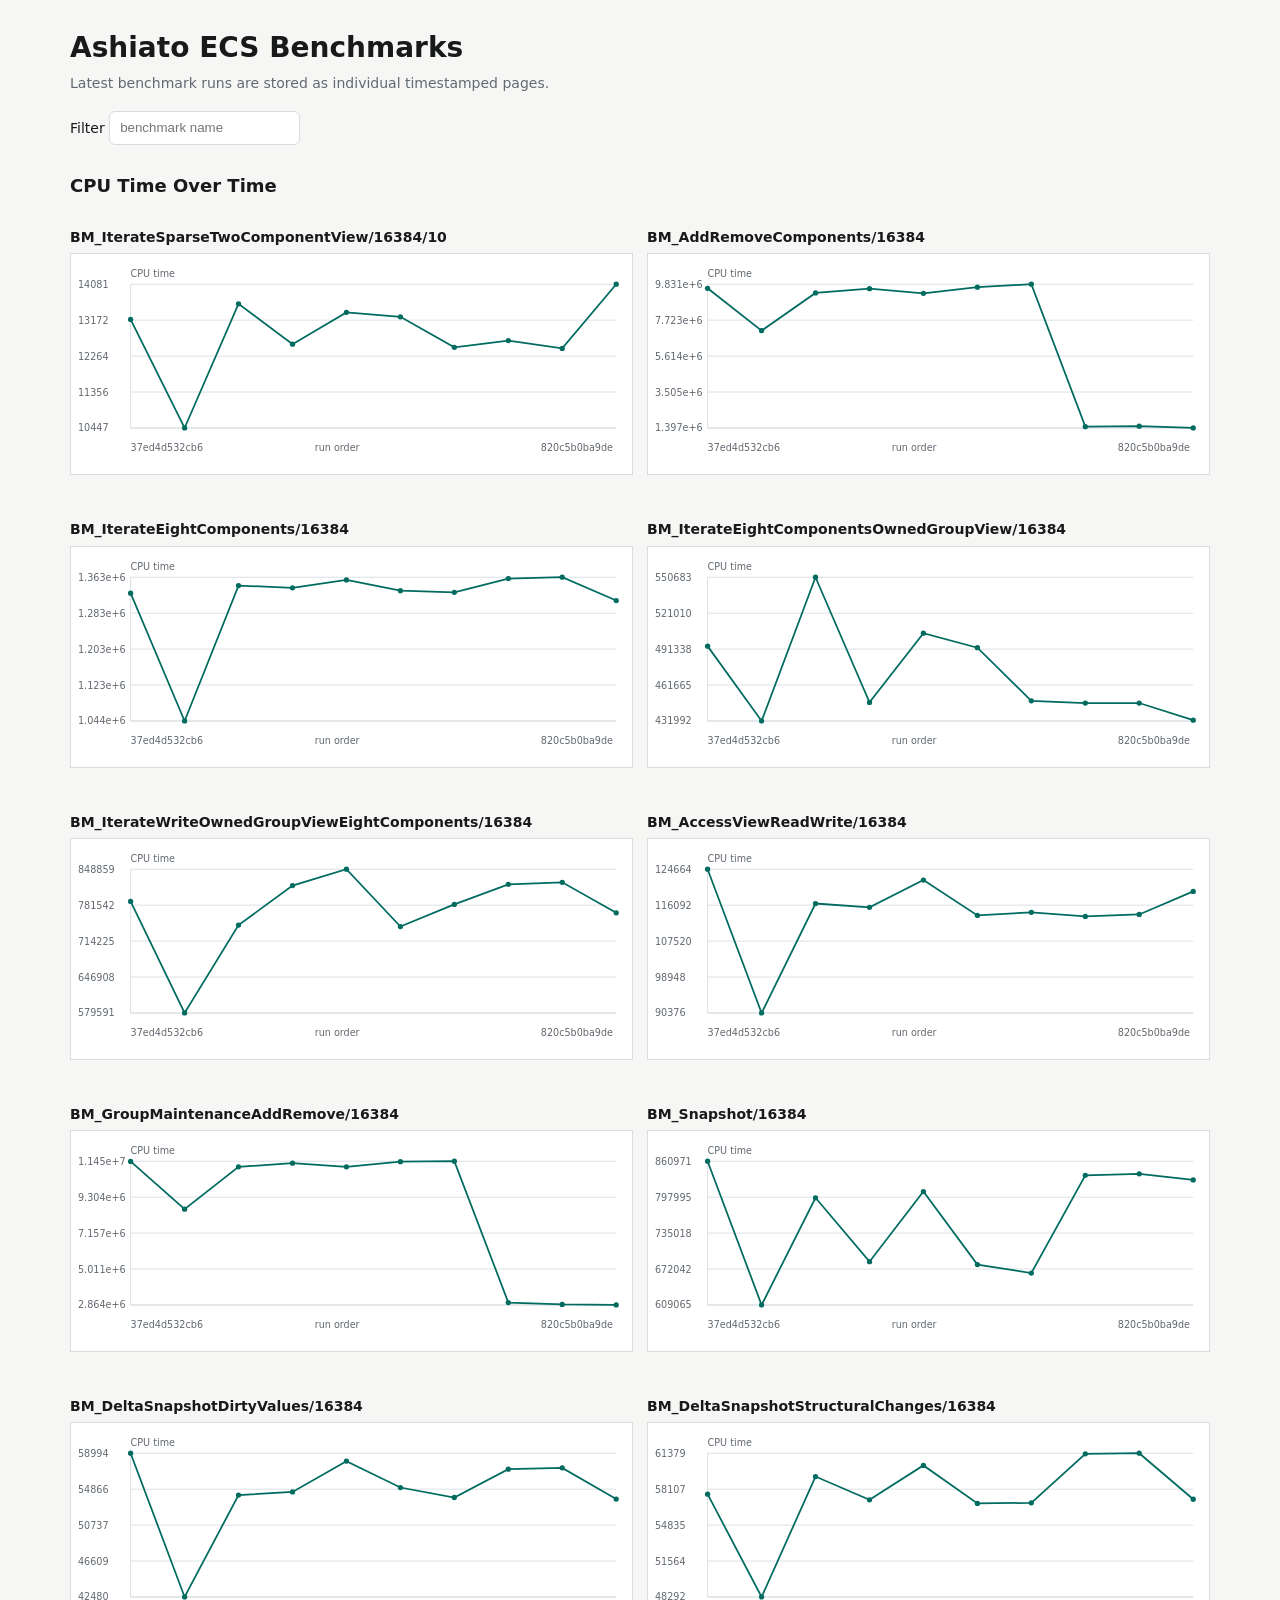
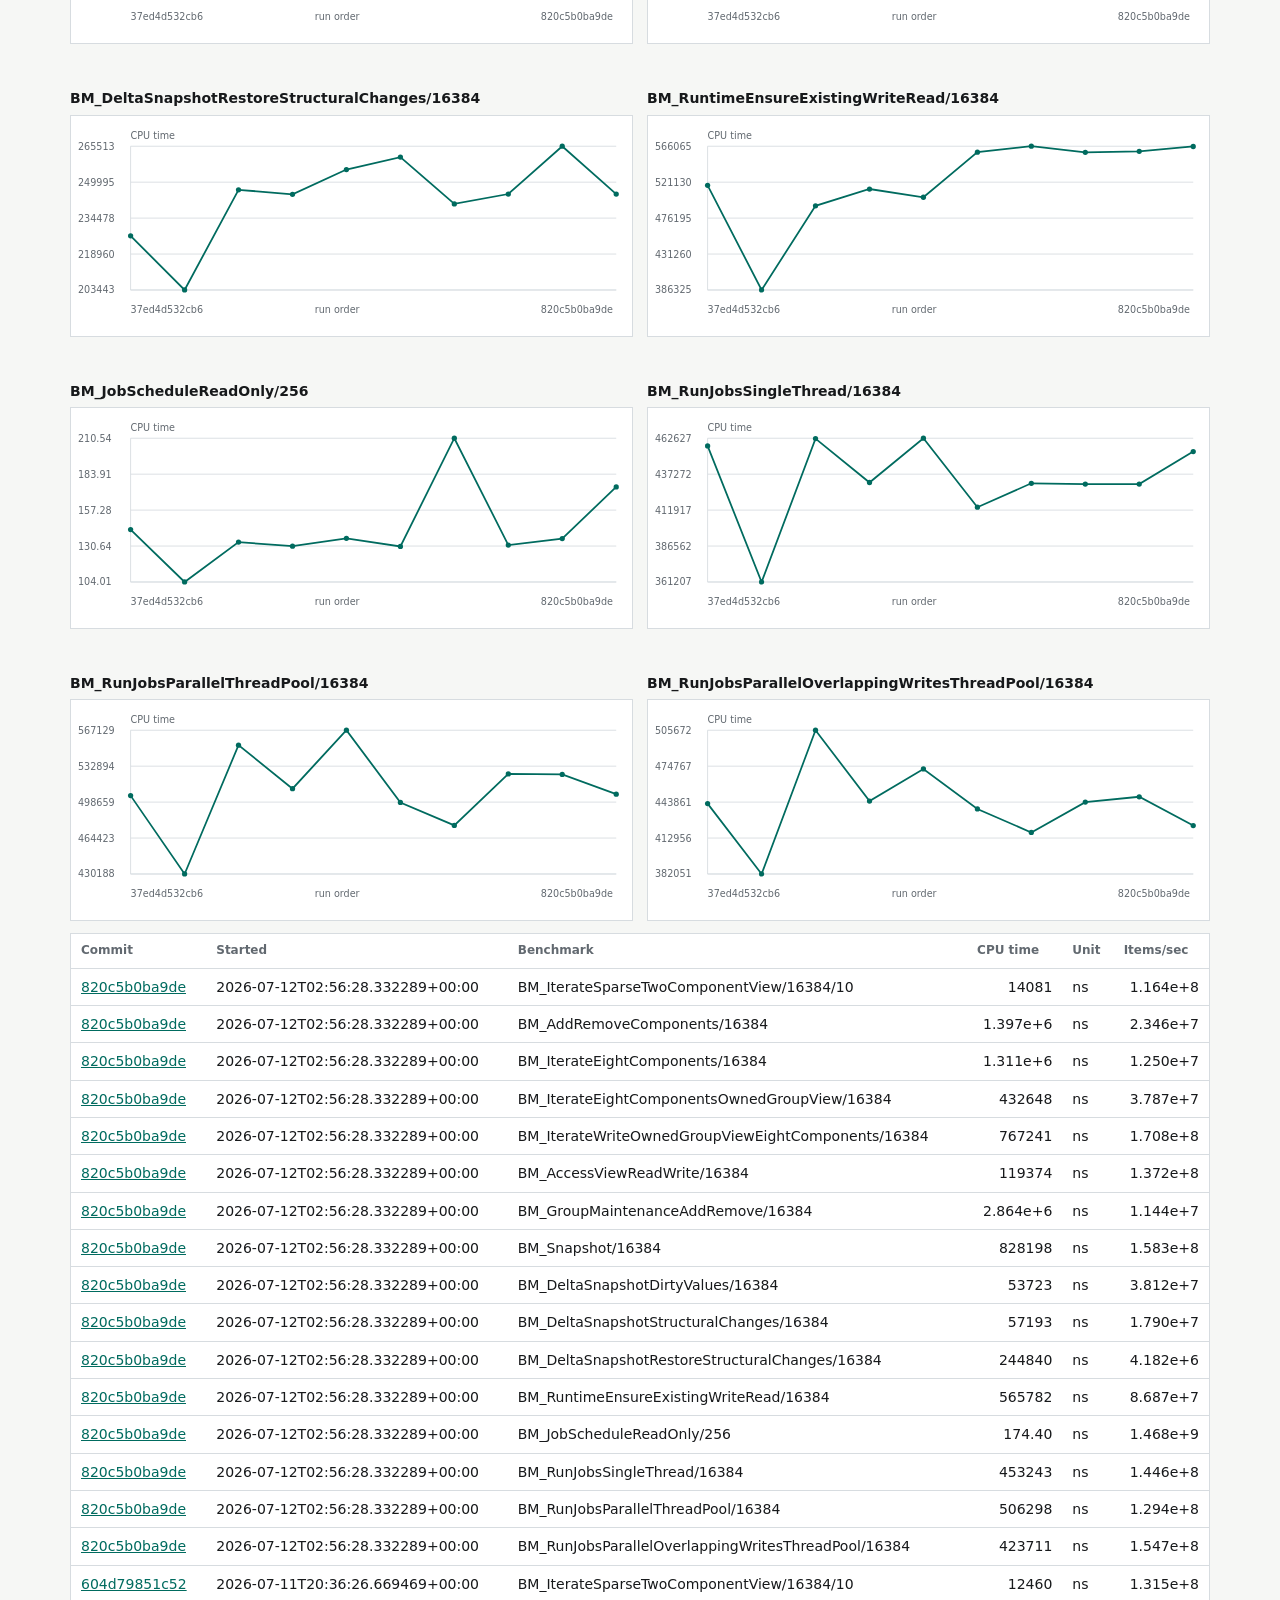
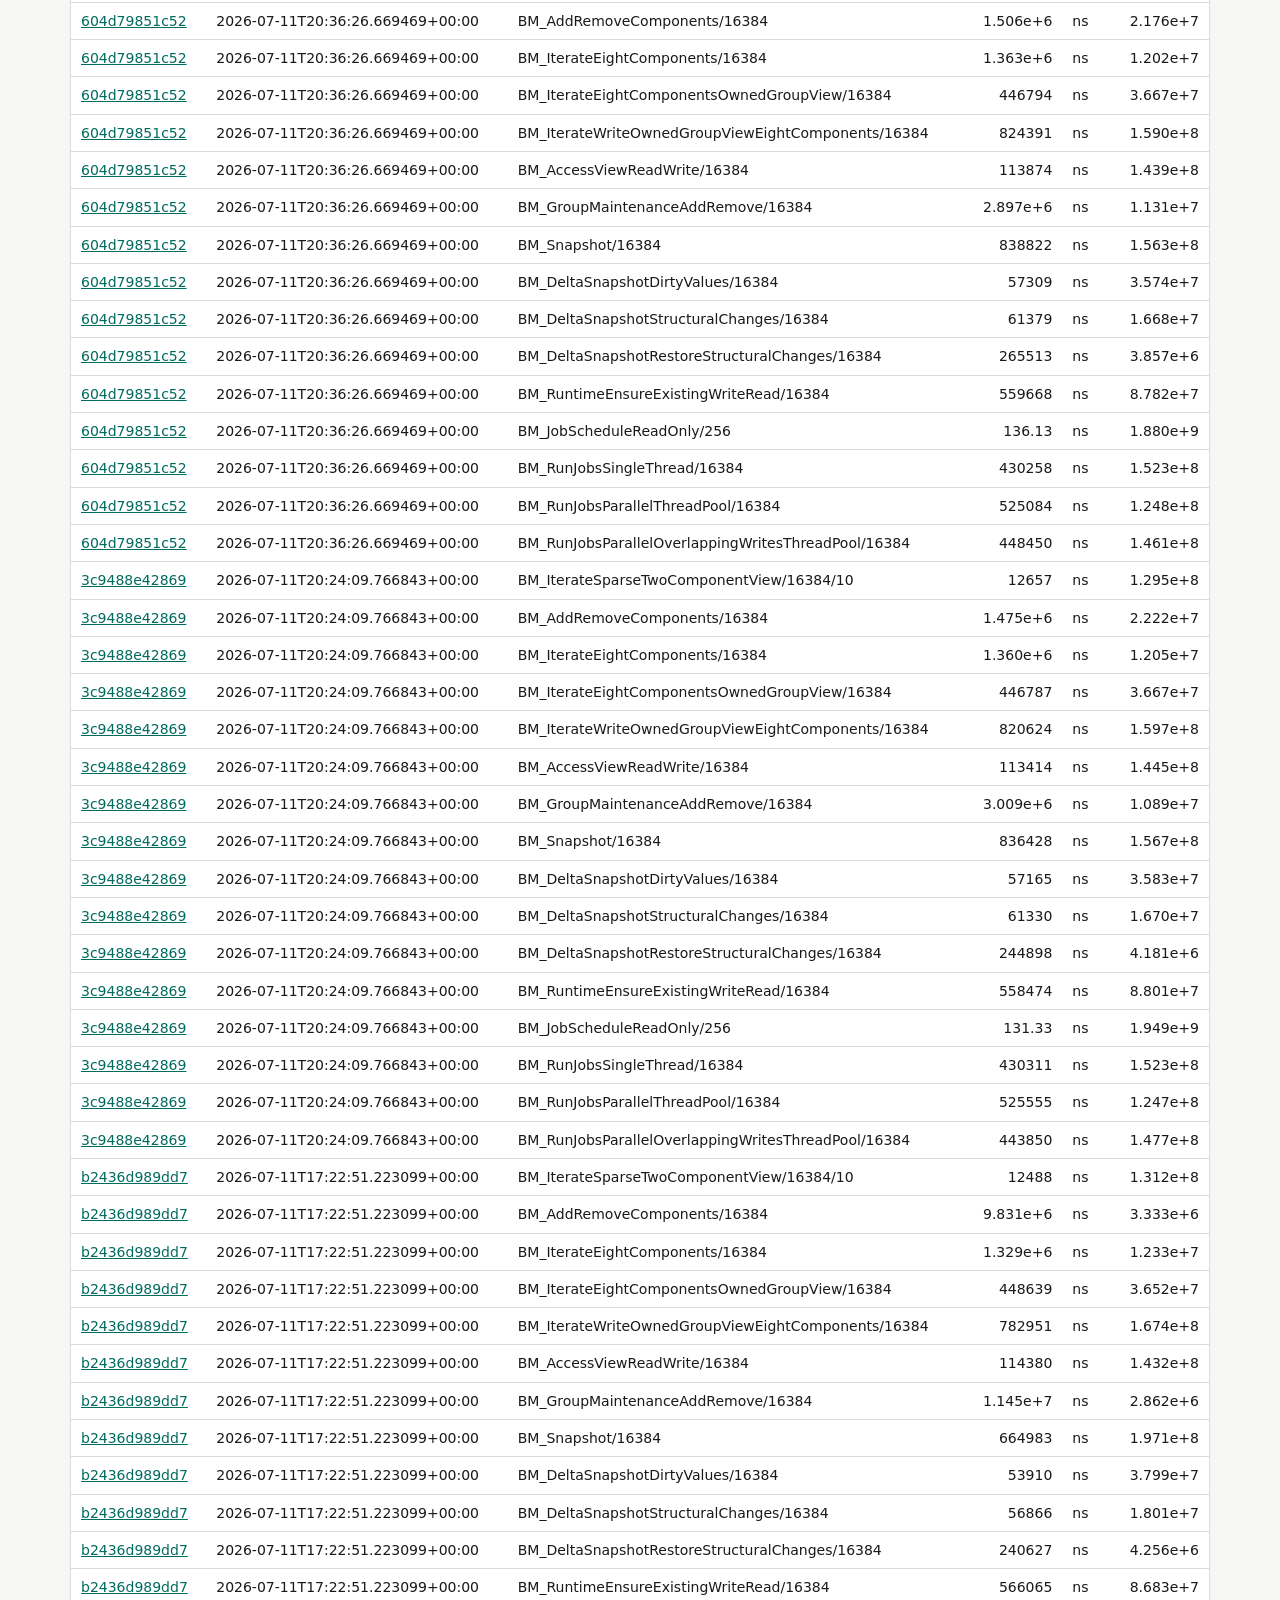
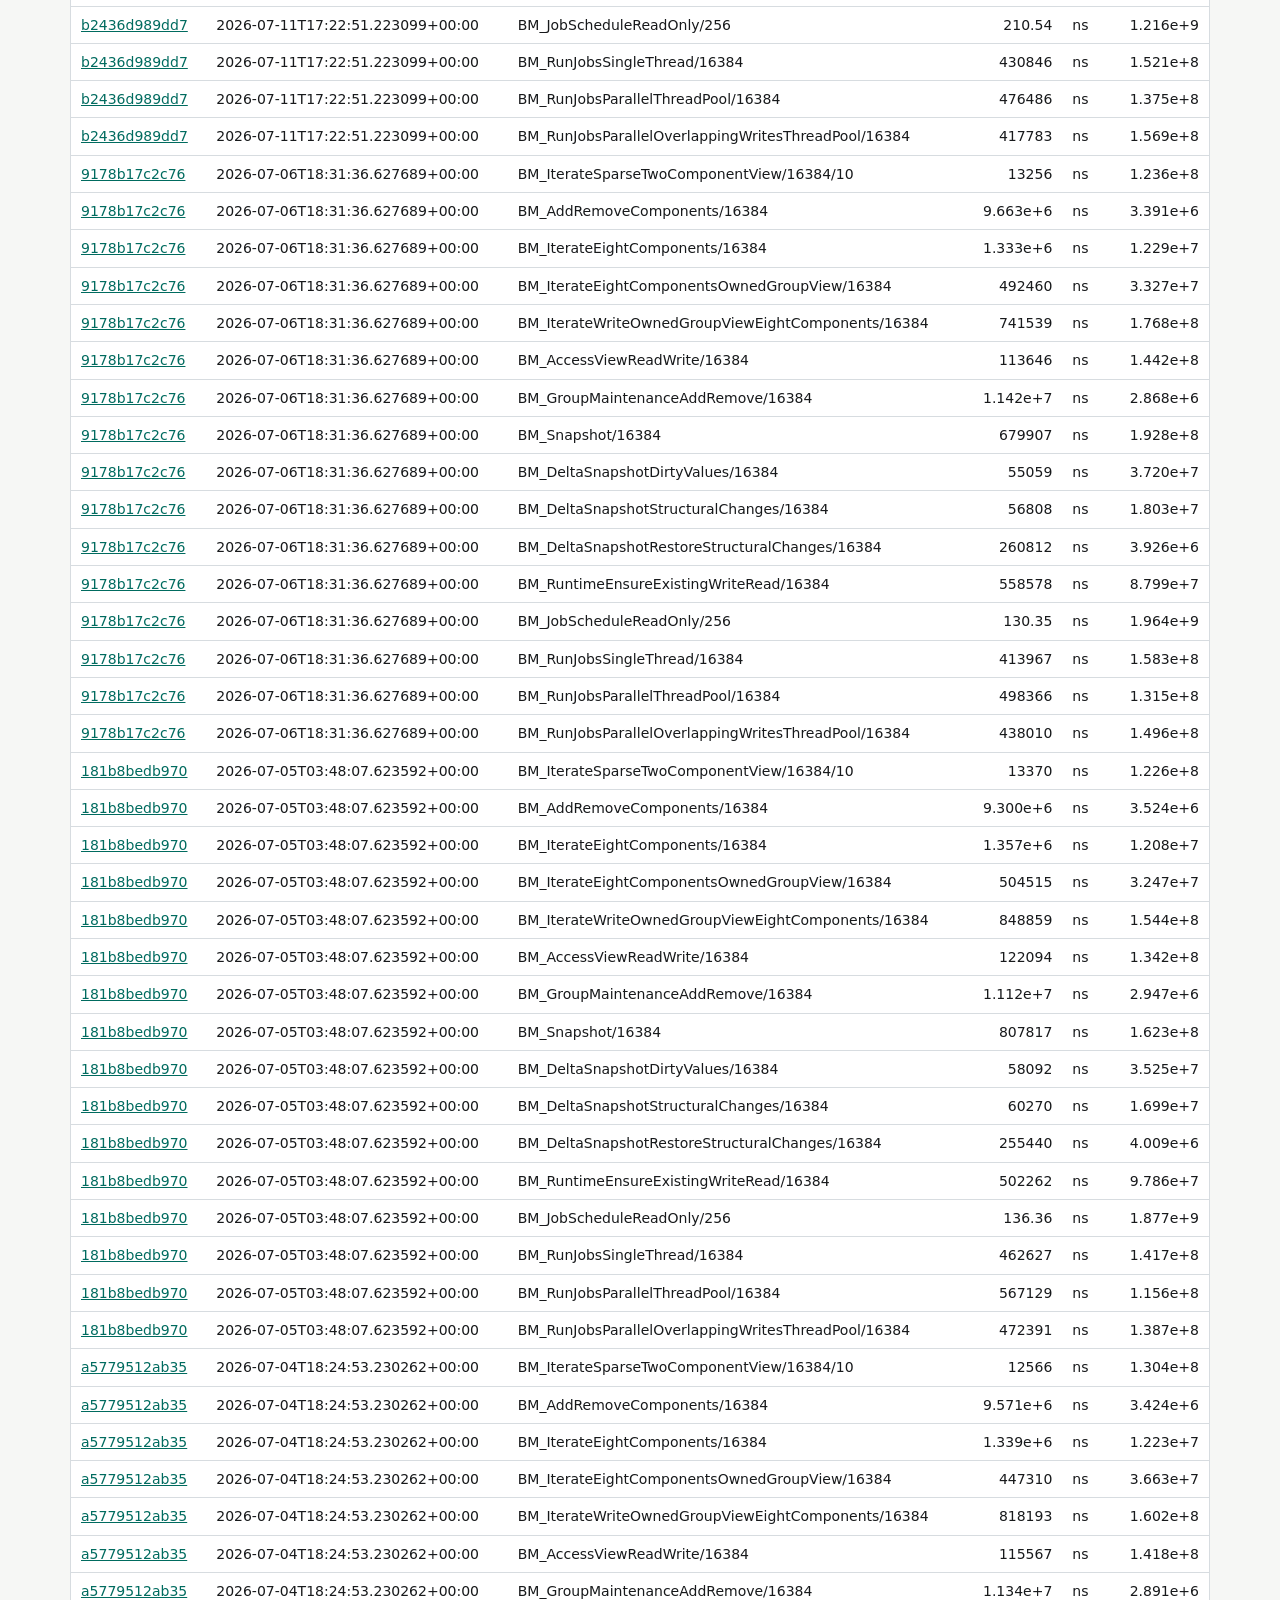
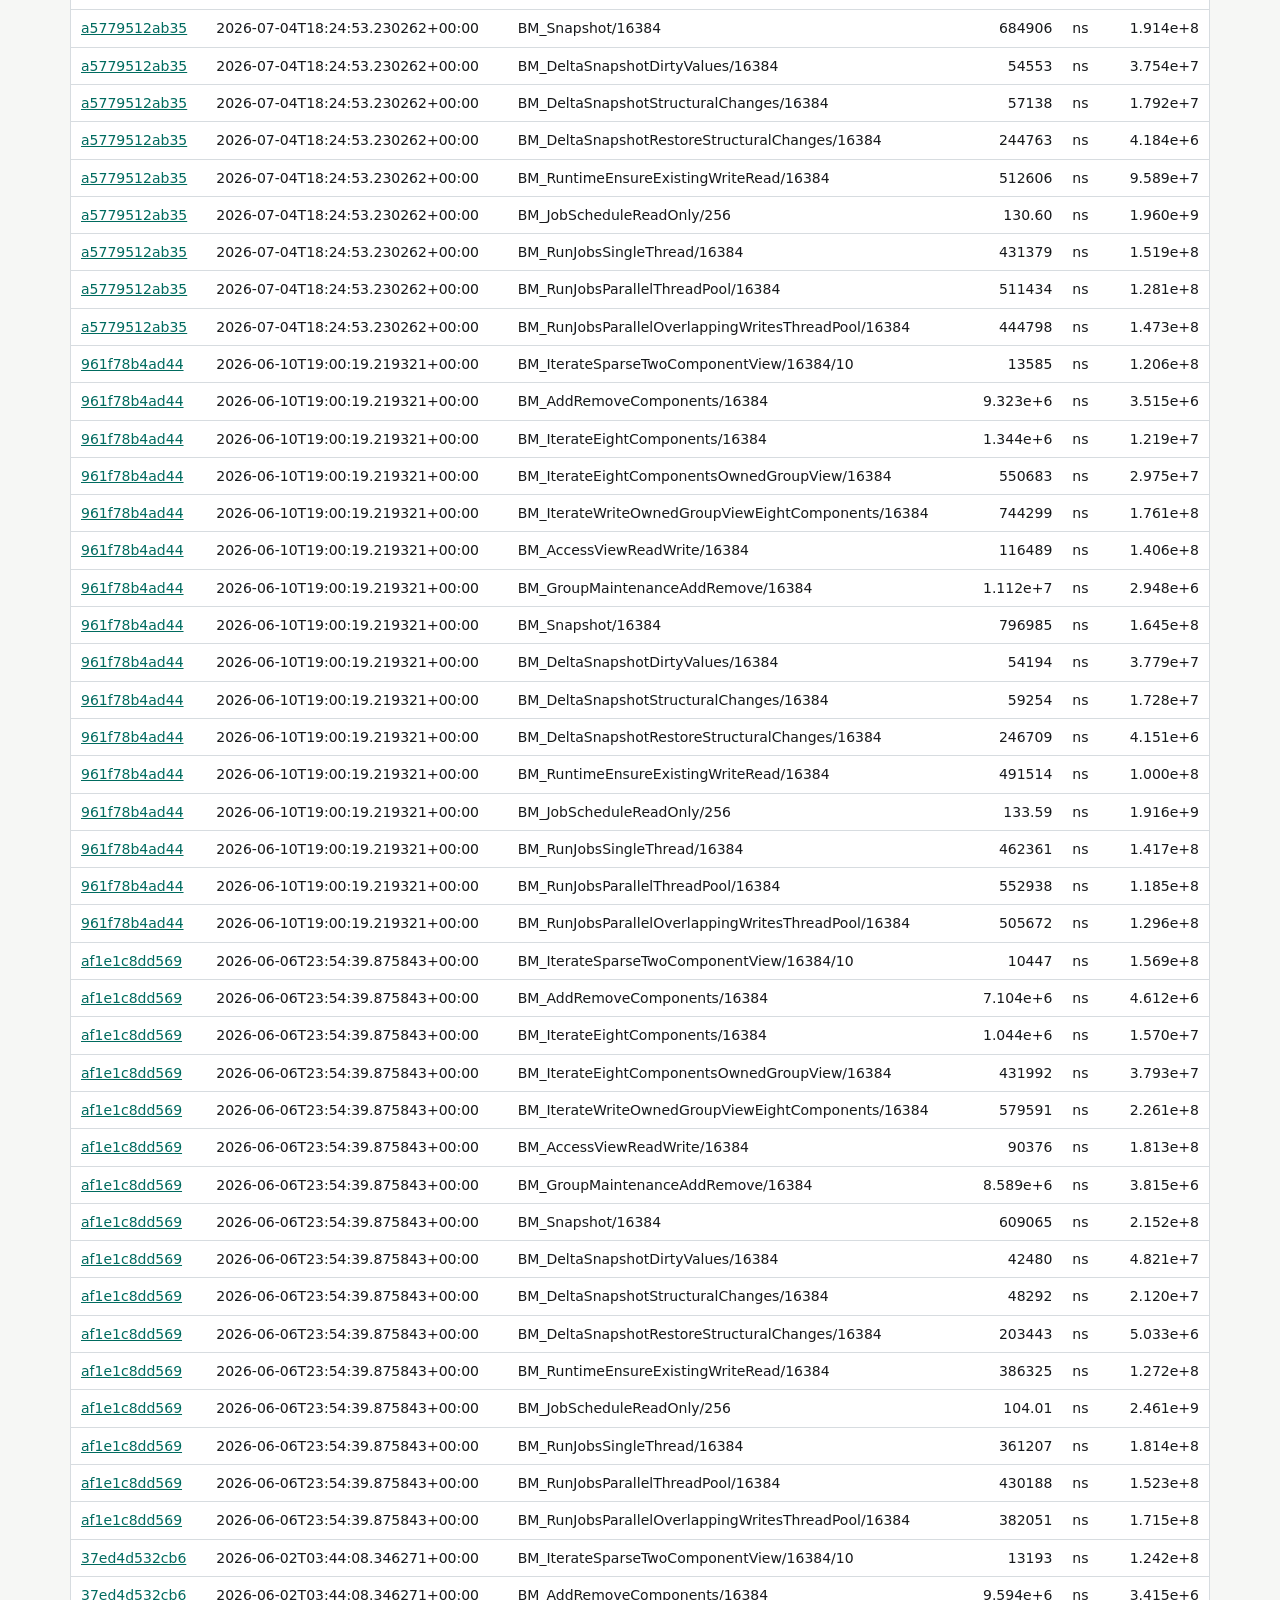
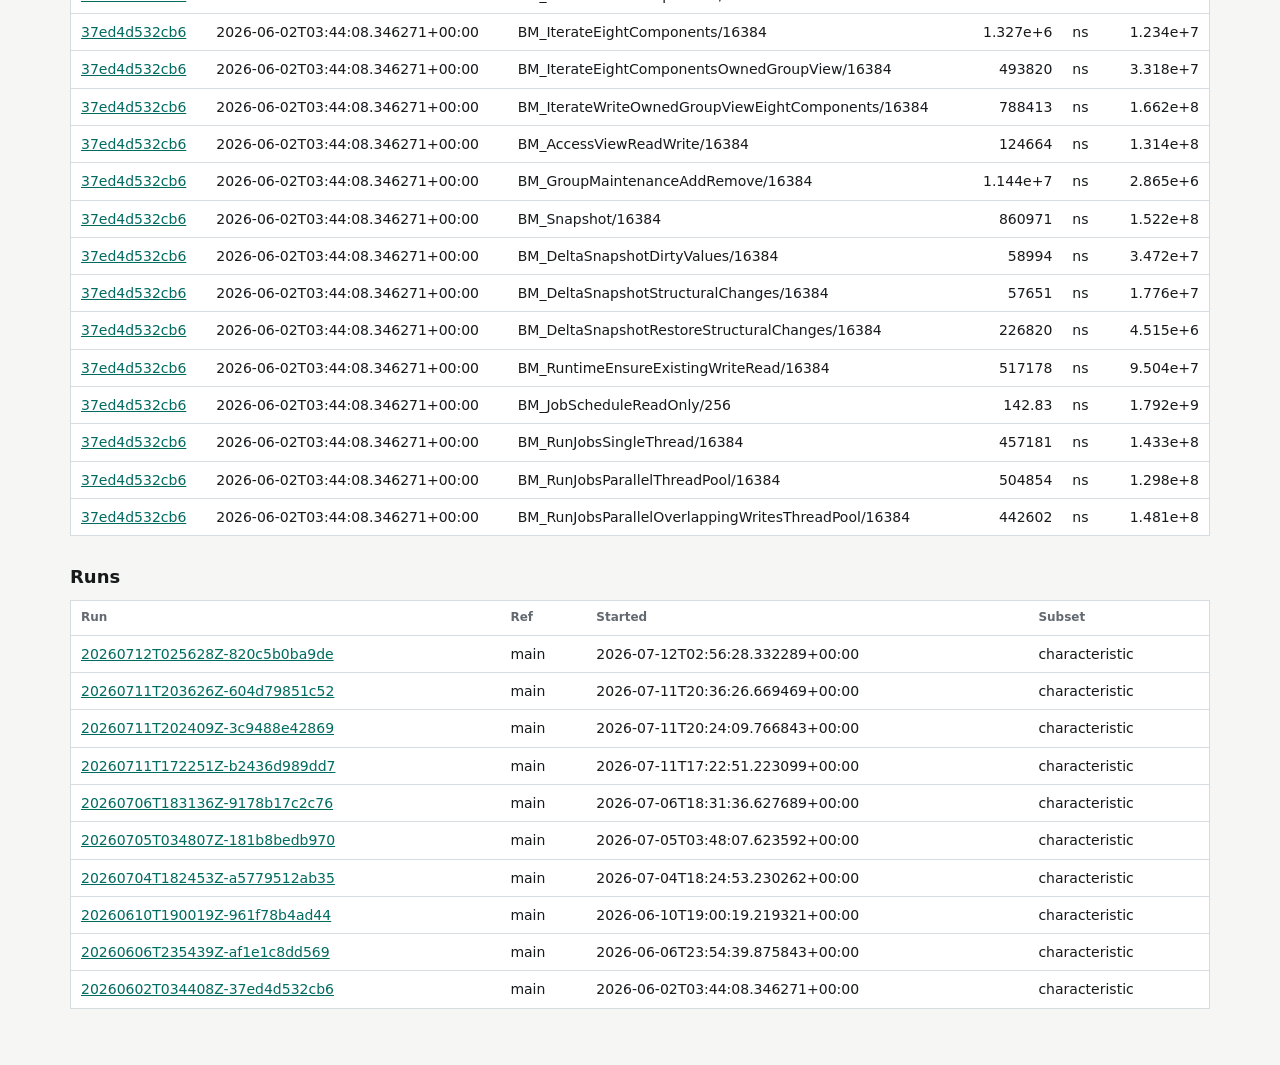
<file: benchmarks/index.html>
<!doctype html>
<html lang="en">
<head>
<meta charset="utf-8">
<meta name="viewport" content="width=device-width, initial-scale=1">
<title>Ashiato ECS Benchmarks</title>
<style>
:root {
  color-scheme: light dark;
  --bg: #f6f7f5;
  --fg: #17191b;
  --muted: #626970;
  --panel: #ffffff;
  --line: #d7dce0;
  --accent: #006b5f;
}
@media (prefers-color-scheme: dark) {
  :root {
    --bg: #101214;
    --fg: #f1f3f4;
    --muted: #a5adb3;
    --panel: #181b1f;
    --line: #31363b;
    --accent: #2bb5a5;
  }
}
* { box-sizing: border-box; }
body {
  margin: 0;
  background: var(--bg);
  color: var(--fg);
  font: 14px/1.45 system-ui, -apple-system, BlinkMacSystemFont, "Segoe UI", sans-serif;
}
main { max-width: 1180px; margin: 0 auto; padding: 28px 20px 56px; }
h1 { font-size: 28px; margin: 0 0 4px; letter-spacing: 0; }
h2 { font-size: 18px; margin: 28px 0 10px; }
h3 { font-size: 14px; margin: 18px 0 6px; }
p { margin: 0 0 18px; color: var(--muted); }
.toolbar { display: flex; flex-wrap: wrap; gap: 10px; align-items: center; margin: 18px 0; }
input {
  min-height: 34px;
  border: 1px solid var(--line);
  border-radius: 6px;
  background: var(--panel);
  color: var(--fg);
  padding: 6px 10px;
}
table {
  width: 100%;
  border-collapse: collapse;
  background: var(--panel);
  border: 1px solid var(--line);
}
th, td {
  padding: 8px 10px;
  border-bottom: 1px solid var(--line);
  text-align: left;
  vertical-align: top;
}
th { font-size: 12px; color: var(--muted); font-weight: 650; }
td.num { text-align: right; font-variant-numeric: tabular-nums; }
a { color: var(--accent); }
.empty { padding: 18px; border: 1px solid var(--line); background: var(--panel); color: var(--muted); }
.chart {
  border: 1px solid var(--line);
  background: var(--panel);
  margin-bottom: 12px;
}
.chart svg { display: block; width: 100%; height: auto; min-height: 220px; }
.axis, .gridline { stroke: var(--line); stroke-width: 1; }
.axis-label { fill: var(--muted); font-size: 11px; }
.chart-grid { display: grid; grid-template-columns: repeat(auto-fit, minmax(460px, 1fr)); gap: 14px; align-items: start; }
@media (max-width: 720px) {
  .chart-grid { grid-template-columns: 1fr; }
}
</style>
</head>
<body>
<main>
<h1>Ashiato ECS Benchmarks</h1>
<p>Latest benchmark runs are stored as individual timestamped pages.</p>
<div class="toolbar">
  <label>Filter <input id="filter" type="search" placeholder="benchmark name"></label>
</div>
<section>
  <h2>CPU Time Over Time</h2>
  <div id="cpu-charts" class="chart-grid"></div>
  <div id="cpu"></div>
</section>
<section>
  <h2>Runs</h2>
  <div id="runs"></div>
</section>
</main>
<script>
let history = {schema_version: 1, runs: []};
const filterInput = document.getElementById('filter');
function fmt(value) {
  if (value === null || value === undefined || Number.isNaN(Number(value))) return '';
  const number = Number(value);
  if (Math.abs(number) >= 1000000) return number.toExponential(3);
  if (Math.abs(number) >= 1000) return number.toFixed(0);
  if (Math.abs(number) >= 10) return number.toFixed(2);
  return number.toFixed(4);
}
function html(value) {
  return String(value).replace(/[&<>"']/g, c => ({'&': '&amp;', '<': '&lt;', '>': '&gt;', '"': '&quot;', "'": '&#39;'}[c]));
}
function table(headers, rows) {
  if (!rows.length) return '<div class="empty">No matching data.</div>';
  return '<table><thead><tr>' + headers.map(h => `<th>${h}</th>`).join('') +
    '</tr></thead><tbody>' + rows.join('') + '</tbody></table>';
}
function seriesFrom(metric, filter) {
  const grouped = new Map();
  const runs = [...history.runs].reverse();
  for (let runIndex = 0; runIndex < runs.length; ++runIndex) {
    const run = runs[runIndex];
    for (const item of run.cpu || []) {
      const name = item.name;
      if (filter && !String(name).toLowerCase().includes(filter)) continue;
      const value = Number(item[metric]);
      if (!Number.isFinite(value)) continue;
      if (!grouped.has(name)) grouped.set(name, []);
      grouped.get(name).push({x: runIndex, value, commit: run.short_commit, started: run.started_at});
    }
  }
  return [...grouped.entries()]
    .map(([name, points]) => ({name, points}))
    .filter(series => series.points.length > 0)
    .slice(0, 16);
}
function chartMarkup(series, ariaLabel, valueLabel) {
  if (!series.length) return '<div class="empty">No chartable data.</div>';
  const colors = ['#006b5f', '#b33c22', '#3157a4', '#8a5a00', '#6f4ab0', '#26733d', '#a9336b', '#4b6f7c'];
  const width = 640, height = 230, left = 68, right = 18, top = 24, bottom = 42;
  const plotWidth = width - left - right;
  const plotHeight = height - top - bottom;
  const maxRunIndex = Math.max(1, history.runs.length - 1);
  const values = series.flatMap(item => item.points.map(point => point.value));
  let minValue = Math.min(...values);
  let maxValue = Math.max(...values);
  if (minValue === maxValue) {
    minValue = minValue * 0.95;
    maxValue = maxValue * 1.05 + 1;
  }
  const yFor = value => top + plotHeight - ((value - minValue) / (maxValue - minValue)) * plotHeight;
  const xFor = index => left + (index / maxRunIndex) * plotWidth;
  const lines = [];
  for (let i = 0; i <= 4; ++i) {
    const y = top + (plotHeight / 4) * i;
    const value = maxValue - ((maxValue - minValue) / 4) * i;
    lines.push(`<line class="gridline" x1="${left}" y1="${y}" x2="${width - right}" y2="${y}"></line>`);
    lines.push(`<text class="axis-label" x="8" y="${y + 4}">${html(fmt(value))}</text>`);
  }
  const paths = series.map((item, index) => {
    const color = colors[index % colors.length];
    const points = item.points.map(point => `${xFor(point.x).toFixed(1)},${yFor(point.value).toFixed(1)}`).join(' ');
    const dots = item.points.map(point => `<circle cx="${xFor(point.x).toFixed(1)}" cy="${yFor(point.value).toFixed(1)}" r="3" fill="${color}"><title>${html(item.name)}\n${html(point.commit)}\n${fmt(point.value)}</title></circle>`).join('');
    return `<polyline points="${points}" fill="none" stroke="${color}" stroke-width="2"></polyline>${dots}`;
  }).join('');
  const runs = [...history.runs].reverse();
  const first = runs[0]?.short_commit || '';
  const last = runs[runs.length - 1]?.short_commit || '';
  return `<svg viewBox="0 0 ${width} ${height}" role="img" aria-label="${html(ariaLabel)}">
    ${lines.join('')}
    <text class="axis-label" x="${left}" y="${top - 8}">${html(valueLabel)}</text>
    <line class="axis" x1="${left}" y1="${height - bottom}" x2="${width - right}" y2="${height - bottom}"></line>
    <line class="axis" x1="${left}" y1="${top}" x2="${left}" y2="${height - bottom}"></line>
    <text class="axis-label" x="${left}" y="${height - 16}">${html(first)}</text>
    <text class="axis-label" x="${width - right - 86}" y="${height - 16}">${html(last)}</text>
    <text class="axis-label" x="${Math.floor(width / 2) - 42}" y="${height - 16}">run order</text>
    ${paths}
  </svg>`;
}
function renderCpu() {
  const filter = filterInput.value.toLowerCase();
  const series = seriesFrom('cpu_time', filter);
  const charts = series.map(item => `<div><h3>${html(item.name)}</h3><div class="chart">${chartMarkup([item], item.name + ' CPU time chart', 'CPU time')}</div></div>`);
  document.getElementById('cpu-charts').innerHTML = charts.length ? charts.join('') : '<div class="empty">No matching CPU benchmarks.</div>';
  const rows = [];
  for (const run of history.runs) {
    for (const bench of run.cpu || []) {
      if (filter && !String(bench.name).toLowerCase().includes(filter)) continue;
      rows.push(`<tr><td><a href="runs/${html(run.run_slug)}/">${html(run.short_commit)}</a></td><td>${html(run.started_at)}</td><td>${html(bench.name)}</td><td class="num">${fmt(bench.cpu_time)}</td><td>${html(bench.time_unit || '')}</td><td class="num">${fmt(bench.items_per_second)}</td></tr>`);
    }
  }
  document.getElementById('cpu').innerHTML = table(['Commit', 'Started', 'Benchmark', 'CPU time', 'Unit', 'Items/sec'], rows);
}
function renderRuns() {
  const rows = history.runs.map(run => `<tr><td><a href="runs/${html(run.run_slug)}/">${html(run.title)}</a></td><td>${html(run.ref)}</td><td>${html(run.started_at)}</td><td>${html(run.subset)}</td></tr>`);
  document.getElementById('runs').innerHTML = table(['Run', 'Ref', 'Started', 'Subset'], rows);
}
function render() { renderCpu(); renderRuns(); }
async function loadHistory() {
  const manifest = await fetch('runs/index.json').then(response => response.json());
  const entries = (manifest.runs || []).slice(0, 10);
  const runs = await Promise.all(entries.map(async entry => {
    const result = await fetch('runs/' + entry.result_path).then(response => response.json());
    return {...entry, cpu: result.cpu || []};
  }));
  history = {...manifest, runs};
  render();
}
filterInput.addEventListener('input', render);
loadHistory().catch(() => {
  document.getElementById('cpu-charts').innerHTML = '<div class="empty">Unable to load benchmark history.</div>';
  render();
});
</script>
</body>
</html>
</file>
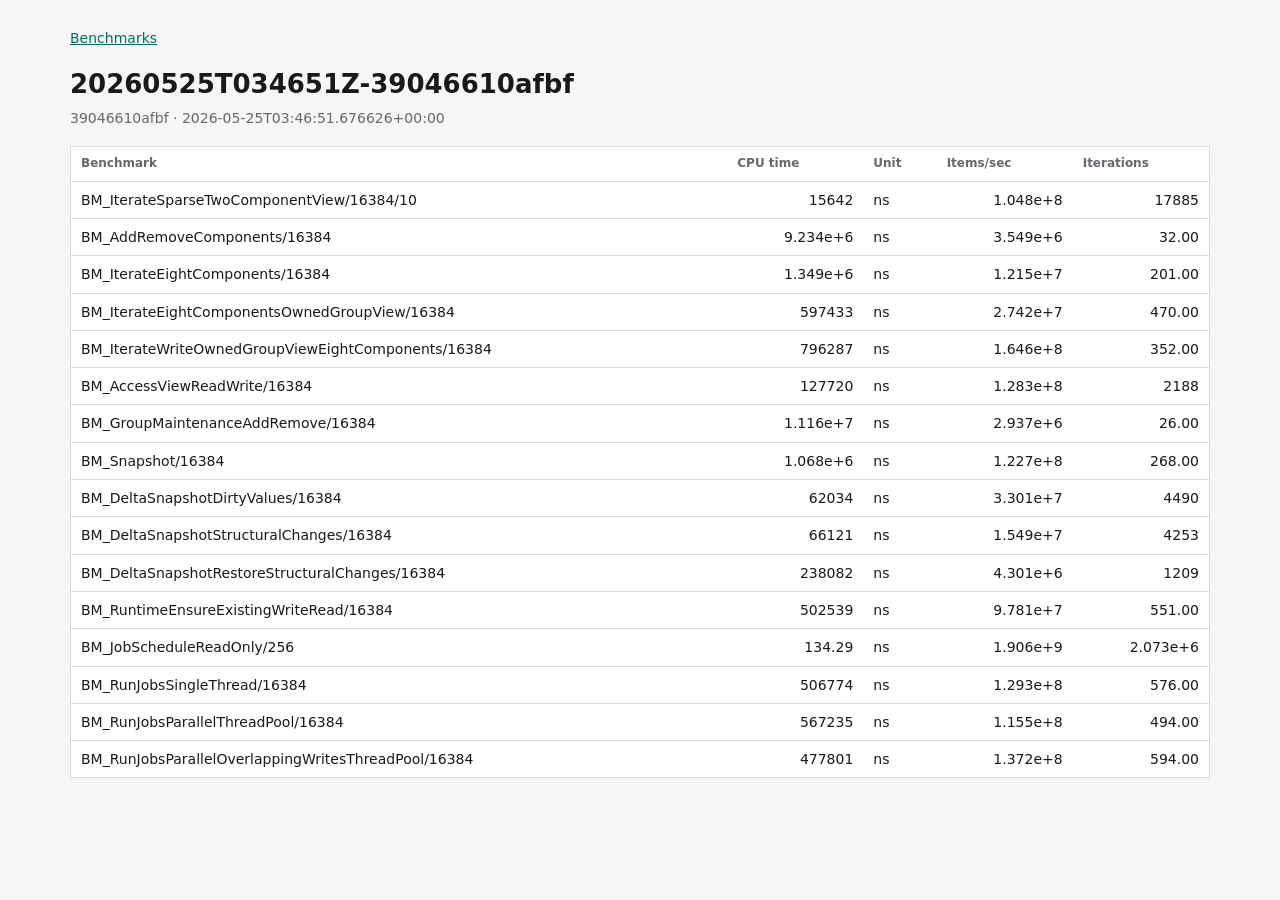
<file: benchmarks/runs/20260525T034651Z-39046610afbf/index.html>
<!doctype html>
<html lang="en">
<head>
<meta charset="utf-8">
<meta name="viewport" content="width=device-width, initial-scale=1">
<title>20260525T034651Z-39046610afbf</title>
<style>
:root {
  color-scheme: light dark;
  --bg: #f6f7f5;
  --fg: #17191b;
  --muted: #626970;
  --panel: #ffffff;
  --line: #d7dce0;
  --accent: #006b5f;
}
@media (prefers-color-scheme: dark) {
  :root {
    --bg: #101214;
    --fg: #f1f3f4;
    --muted: #a5adb3;
    --panel: #181b1f;
    --line: #31363b;
    --accent: #2bb5a5;
  }
}
* { box-sizing: border-box; }
body {
  margin: 0;
  background: var(--bg);
  color: var(--fg);
  font: 14px/1.45 system-ui, -apple-system, BlinkMacSystemFont, "Segoe UI", sans-serif;
}
main { max-width: 1180px; margin: 0 auto; padding: 28px 20px 56px; }
h1 { font-size: 26px; margin: 0 0 4px; letter-spacing: 0; }
p { margin: 0 0 18px; color: var(--muted); }
table {
  width: 100%;
  border-collapse: collapse;
  background: var(--panel);
  border: 1px solid var(--line);
}
th, td {
  padding: 8px 10px;
  border-bottom: 1px solid var(--line);
  text-align: left;
  vertical-align: top;
}
th { font-size: 12px; color: var(--muted); font-weight: 650; }
td.num { text-align: right; font-variant-numeric: tabular-nums; }
a { color: var(--accent); }
</style>
</head>
<body>
<main>
<p><a href="../..">Benchmarks</a></p>
<h1>20260525T034651Z-39046610afbf</h1>
<p>39046610afbf &middot; 2026-05-25T03:46:51.676626+00:00</p>
<div id="cpu"></div>
</main>
<script>
function html(value) {
  return String(value).replace(/[&<>"']/g, c => ({'&': '&amp;', '<': '&lt;', '>': '&gt;', '"': '&quot;', "'": '&#39;'}[c]));
}
function fmt(value) {
  if (value === null || value === undefined || Number.isNaN(Number(value))) return '';
  const number = Number(value);
  if (Math.abs(number) >= 1000000) return number.toExponential(3);
  if (Math.abs(number) >= 1000) return number.toFixed(0);
  if (Math.abs(number) >= 10) return number.toFixed(2);
  return number.toFixed(4);
}
fetch('result.json')
  .then(response => response.json())
  .then(result => {
    const rows = (result.cpu || []).map(bench =>
      `<tr><td>${html(bench.name)}</td><td class="num">${fmt(bench.cpu_time)}</td><td>${html(bench.time_unit || '')}</td><td class="num">${fmt(bench.items_per_second)}</td><td class="num">${fmt(bench.iterations)}</td></tr>`
    );
    document.getElementById('cpu').innerHTML = '<table><thead><tr><th>Benchmark</th><th>CPU time</th><th>Unit</th><th>Items/sec</th><th>Iterations</th></tr></thead><tbody>' + rows.join('') + '</tbody></table>';
  });
</script>
</body>
</html>
</file>
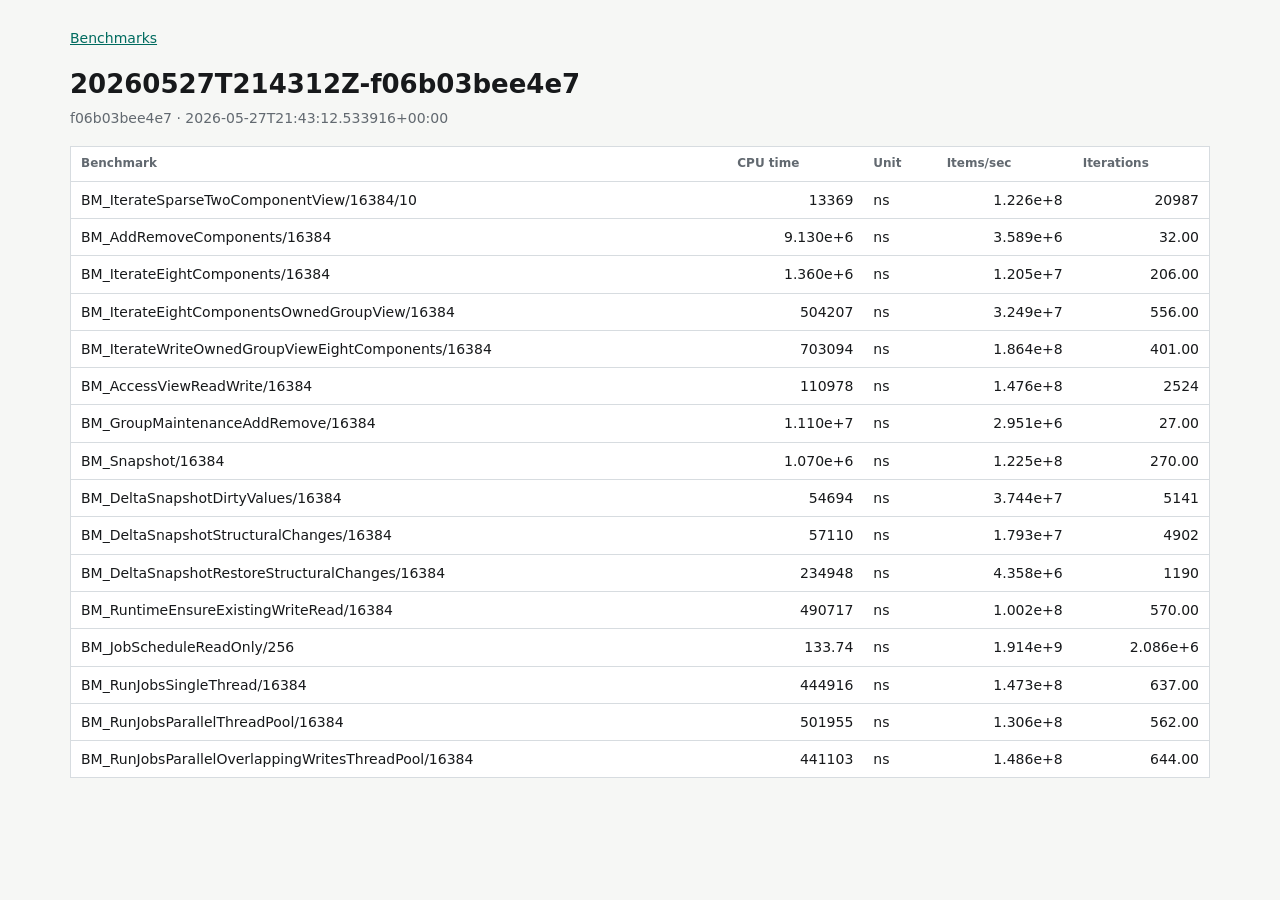
<file: benchmarks/runs/20260527T214312Z-f06b03bee4e7/index.html>
<!doctype html>
<html lang="en">
<head>
<meta charset="utf-8">
<meta name="viewport" content="width=device-width, initial-scale=1">
<title>20260527T214312Z-f06b03bee4e7</title>
<style>
:root {
  color-scheme: light dark;
  --bg: #f6f7f5;
  --fg: #17191b;
  --muted: #626970;
  --panel: #ffffff;
  --line: #d7dce0;
  --accent: #006b5f;
}
@media (prefers-color-scheme: dark) {
  :root {
    --bg: #101214;
    --fg: #f1f3f4;
    --muted: #a5adb3;
    --panel: #181b1f;
    --line: #31363b;
    --accent: #2bb5a5;
  }
}
* { box-sizing: border-box; }
body {
  margin: 0;
  background: var(--bg);
  color: var(--fg);
  font: 14px/1.45 system-ui, -apple-system, BlinkMacSystemFont, "Segoe UI", sans-serif;
}
main { max-width: 1180px; margin: 0 auto; padding: 28px 20px 56px; }
h1 { font-size: 26px; margin: 0 0 4px; letter-spacing: 0; }
p { margin: 0 0 18px; color: var(--muted); }
table {
  width: 100%;
  border-collapse: collapse;
  background: var(--panel);
  border: 1px solid var(--line);
}
th, td {
  padding: 8px 10px;
  border-bottom: 1px solid var(--line);
  text-align: left;
  vertical-align: top;
}
th { font-size: 12px; color: var(--muted); font-weight: 650; }
td.num { text-align: right; font-variant-numeric: tabular-nums; }
a { color: var(--accent); }
</style>
</head>
<body>
<main>
<p><a href="../..">Benchmarks</a></p>
<h1>20260527T214312Z-f06b03bee4e7</h1>
<p>f06b03bee4e7 &middot; 2026-05-27T21:43:12.533916+00:00</p>
<div id="cpu"></div>
</main>
<script>
function html(value) {
  return String(value).replace(/[&<>"']/g, c => ({'&': '&amp;', '<': '&lt;', '>': '&gt;', '"': '&quot;', "'": '&#39;'}[c]));
}
function fmt(value) {
  if (value === null || value === undefined || Number.isNaN(Number(value))) return '';
  const number = Number(value);
  if (Math.abs(number) >= 1000000) return number.toExponential(3);
  if (Math.abs(number) >= 1000) return number.toFixed(0);
  if (Math.abs(number) >= 10) return number.toFixed(2);
  return number.toFixed(4);
}
fetch('result.json')
  .then(response => response.json())
  .then(result => {
    const rows = (result.cpu || []).map(bench =>
      `<tr><td>${html(bench.name)}</td><td class="num">${fmt(bench.cpu_time)}</td><td>${html(bench.time_unit || '')}</td><td class="num">${fmt(bench.items_per_second)}</td><td class="num">${fmt(bench.iterations)}</td></tr>`
    );
    document.getElementById('cpu').innerHTML = '<table><thead><tr><th>Benchmark</th><th>CPU time</th><th>Unit</th><th>Items/sec</th><th>Iterations</th></tr></thead><tbody>' + rows.join('') + '</tbody></table>';
  });
</script>
</body>
</html>
</file>
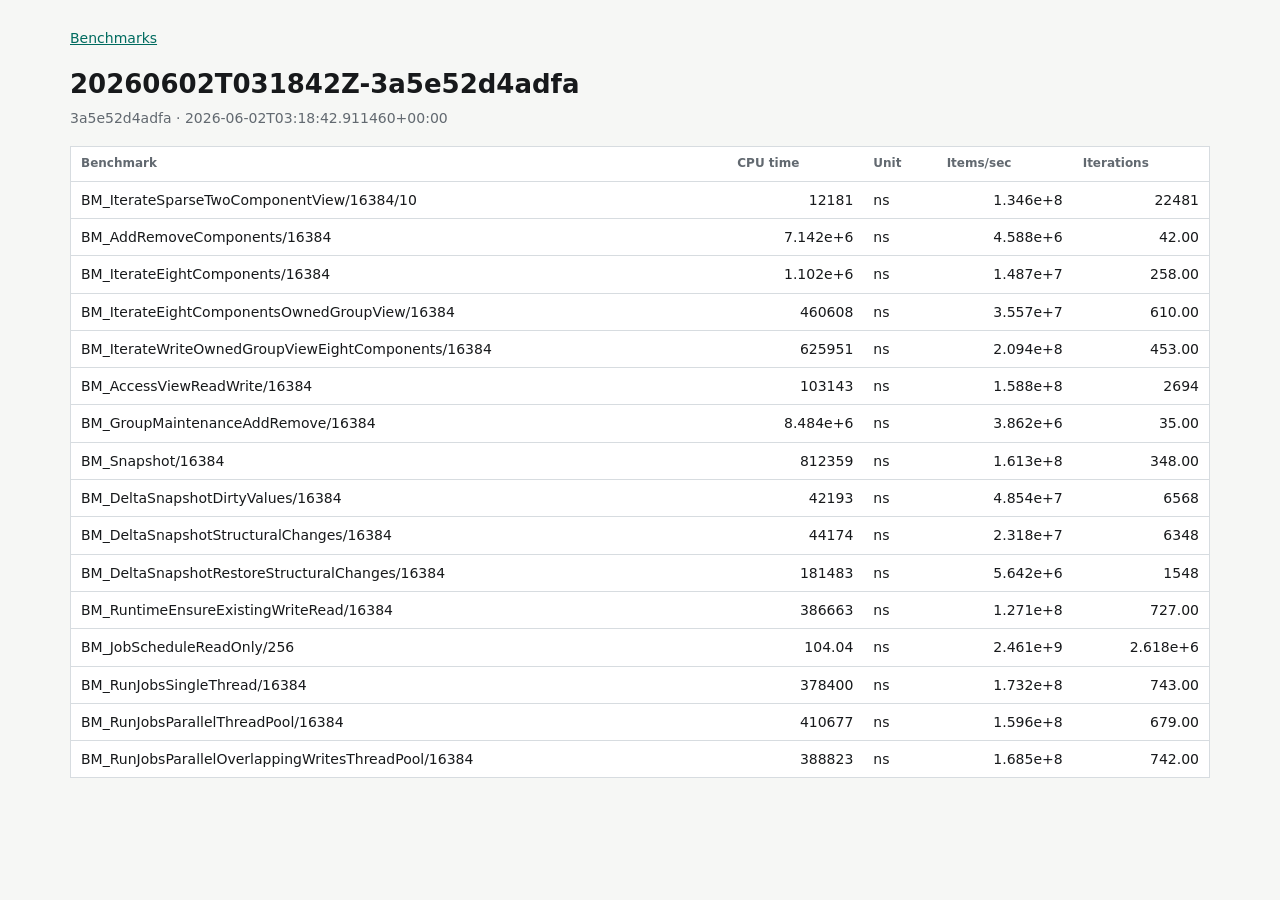
<file: benchmarks/runs/20260602T031842Z-3a5e52d4adfa/index.html>
<!doctype html>
<html lang="en">
<head>
<meta charset="utf-8">
<meta name="viewport" content="width=device-width, initial-scale=1">
<title>20260602T031842Z-3a5e52d4adfa</title>
<style>
:root {
  color-scheme: light dark;
  --bg: #f6f7f5;
  --fg: #17191b;
  --muted: #626970;
  --panel: #ffffff;
  --line: #d7dce0;
  --accent: #006b5f;
}
@media (prefers-color-scheme: dark) {
  :root {
    --bg: #101214;
    --fg: #f1f3f4;
    --muted: #a5adb3;
    --panel: #181b1f;
    --line: #31363b;
    --accent: #2bb5a5;
  }
}
* { box-sizing: border-box; }
body {
  margin: 0;
  background: var(--bg);
  color: var(--fg);
  font: 14px/1.45 system-ui, -apple-system, BlinkMacSystemFont, "Segoe UI", sans-serif;
}
main { max-width: 1180px; margin: 0 auto; padding: 28px 20px 56px; }
h1 { font-size: 26px; margin: 0 0 4px; letter-spacing: 0; }
p { margin: 0 0 18px; color: var(--muted); }
table {
  width: 100%;
  border-collapse: collapse;
  background: var(--panel);
  border: 1px solid var(--line);
}
th, td {
  padding: 8px 10px;
  border-bottom: 1px solid var(--line);
  text-align: left;
  vertical-align: top;
}
th { font-size: 12px; color: var(--muted); font-weight: 650; }
td.num { text-align: right; font-variant-numeric: tabular-nums; }
a { color: var(--accent); }
</style>
</head>
<body>
<main>
<p><a href="../..">Benchmarks</a></p>
<h1>20260602T031842Z-3a5e52d4adfa</h1>
<p>3a5e52d4adfa &middot; 2026-06-02T03:18:42.911460+00:00</p>
<div id="cpu"></div>
</main>
<script>
function html(value) {
  return String(value).replace(/[&<>"']/g, c => ({'&': '&amp;', '<': '&lt;', '>': '&gt;', '"': '&quot;', "'": '&#39;'}[c]));
}
function fmt(value) {
  if (value === null || value === undefined || Number.isNaN(Number(value))) return '';
  const number = Number(value);
  if (Math.abs(number) >= 1000000) return number.toExponential(3);
  if (Math.abs(number) >= 1000) return number.toFixed(0);
  if (Math.abs(number) >= 10) return number.toFixed(2);
  return number.toFixed(4);
}
fetch('result.json')
  .then(response => response.json())
  .then(result => {
    const rows = (result.cpu || []).map(bench =>
      `<tr><td>${html(bench.name)}</td><td class="num">${fmt(bench.cpu_time)}</td><td>${html(bench.time_unit || '')}</td><td class="num">${fmt(bench.items_per_second)}</td><td class="num">${fmt(bench.iterations)}</td></tr>`
    );
    document.getElementById('cpu').innerHTML = '<table><thead><tr><th>Benchmark</th><th>CPU time</th><th>Unit</th><th>Items/sec</th><th>Iterations</th></tr></thead><tbody>' + rows.join('') + '</tbody></table>';
  });
</script>
</body>
</html>
</file>
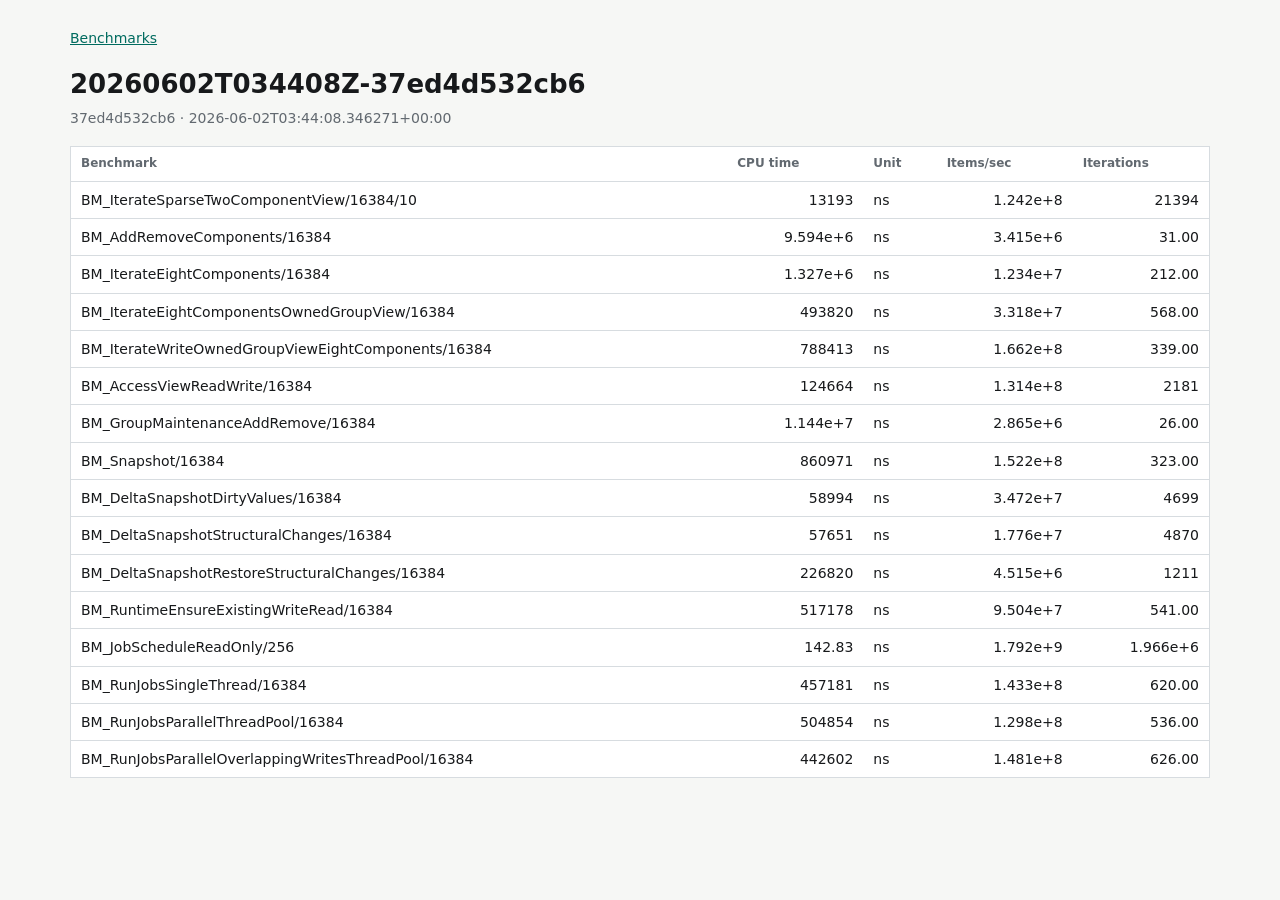
<file: benchmarks/runs/20260602T034408Z-37ed4d532cb6/index.html>
<!doctype html>
<html lang="en">
<head>
<meta charset="utf-8">
<meta name="viewport" content="width=device-width, initial-scale=1">
<title>20260602T034408Z-37ed4d532cb6</title>
<style>
:root {
  color-scheme: light dark;
  --bg: #f6f7f5;
  --fg: #17191b;
  --muted: #626970;
  --panel: #ffffff;
  --line: #d7dce0;
  --accent: #006b5f;
}
@media (prefers-color-scheme: dark) {
  :root {
    --bg: #101214;
    --fg: #f1f3f4;
    --muted: #a5adb3;
    --panel: #181b1f;
    --line: #31363b;
    --accent: #2bb5a5;
  }
}
* { box-sizing: border-box; }
body {
  margin: 0;
  background: var(--bg);
  color: var(--fg);
  font: 14px/1.45 system-ui, -apple-system, BlinkMacSystemFont, "Segoe UI", sans-serif;
}
main { max-width: 1180px; margin: 0 auto; padding: 28px 20px 56px; }
h1 { font-size: 26px; margin: 0 0 4px; letter-spacing: 0; }
p { margin: 0 0 18px; color: var(--muted); }
table {
  width: 100%;
  border-collapse: collapse;
  background: var(--panel);
  border: 1px solid var(--line);
}
th, td {
  padding: 8px 10px;
  border-bottom: 1px solid var(--line);
  text-align: left;
  vertical-align: top;
}
th { font-size: 12px; color: var(--muted); font-weight: 650; }
td.num { text-align: right; font-variant-numeric: tabular-nums; }
a { color: var(--accent); }
</style>
</head>
<body>
<main>
<p><a href="../..">Benchmarks</a></p>
<h1>20260602T034408Z-37ed4d532cb6</h1>
<p>37ed4d532cb6 &middot; 2026-06-02T03:44:08.346271+00:00</p>
<div id="cpu"></div>
</main>
<script>
function html(value) {
  return String(value).replace(/[&<>"']/g, c => ({'&': '&amp;', '<': '&lt;', '>': '&gt;', '"': '&quot;', "'": '&#39;'}[c]));
}
function fmt(value) {
  if (value === null || value === undefined || Number.isNaN(Number(value))) return '';
  const number = Number(value);
  if (Math.abs(number) >= 1000000) return number.toExponential(3);
  if (Math.abs(number) >= 1000) return number.toFixed(0);
  if (Math.abs(number) >= 10) return number.toFixed(2);
  return number.toFixed(4);
}
fetch('result.json')
  .then(response => response.json())
  .then(result => {
    const rows = (result.cpu || []).map(bench =>
      `<tr><td>${html(bench.name)}</td><td class="num">${fmt(bench.cpu_time)}</td><td>${html(bench.time_unit || '')}</td><td class="num">${fmt(bench.items_per_second)}</td><td class="num">${fmt(bench.iterations)}</td></tr>`
    );
    document.getElementById('cpu').innerHTML = '<table><thead><tr><th>Benchmark</th><th>CPU time</th><th>Unit</th><th>Items/sec</th><th>Iterations</th></tr></thead><tbody>' + rows.join('') + '</tbody></table>';
  });
</script>
</body>
</html>
</file>
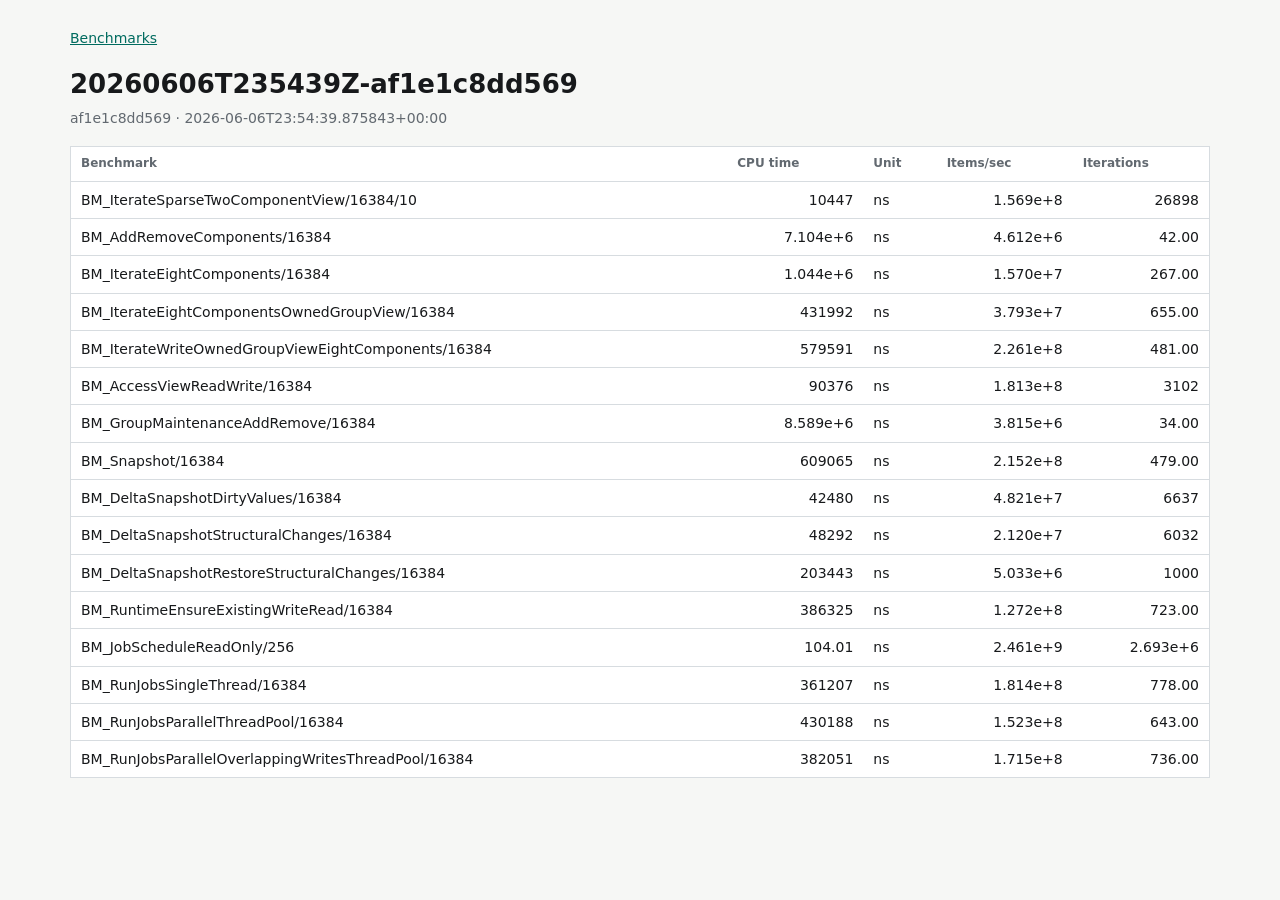
<file: benchmarks/runs/20260606T235439Z-af1e1c8dd569/index.html>
<!doctype html>
<html lang="en">
<head>
<meta charset="utf-8">
<meta name="viewport" content="width=device-width, initial-scale=1">
<title>20260606T235439Z-af1e1c8dd569</title>
<style>
:root {
  color-scheme: light dark;
  --bg: #f6f7f5;
  --fg: #17191b;
  --muted: #626970;
  --panel: #ffffff;
  --line: #d7dce0;
  --accent: #006b5f;
}
@media (prefers-color-scheme: dark) {
  :root {
    --bg: #101214;
    --fg: #f1f3f4;
    --muted: #a5adb3;
    --panel: #181b1f;
    --line: #31363b;
    --accent: #2bb5a5;
  }
}
* { box-sizing: border-box; }
body {
  margin: 0;
  background: var(--bg);
  color: var(--fg);
  font: 14px/1.45 system-ui, -apple-system, BlinkMacSystemFont, "Segoe UI", sans-serif;
}
main { max-width: 1180px; margin: 0 auto; padding: 28px 20px 56px; }
h1 { font-size: 26px; margin: 0 0 4px; letter-spacing: 0; }
p { margin: 0 0 18px; color: var(--muted); }
table {
  width: 100%;
  border-collapse: collapse;
  background: var(--panel);
  border: 1px solid var(--line);
}
th, td {
  padding: 8px 10px;
  border-bottom: 1px solid var(--line);
  text-align: left;
  vertical-align: top;
}
th { font-size: 12px; color: var(--muted); font-weight: 650; }
td.num { text-align: right; font-variant-numeric: tabular-nums; }
a { color: var(--accent); }
</style>
</head>
<body>
<main>
<p><a href="../..">Benchmarks</a></p>
<h1>20260606T235439Z-af1e1c8dd569</h1>
<p>af1e1c8dd569 &middot; 2026-06-06T23:54:39.875843+00:00</p>
<div id="cpu"></div>
</main>
<script>
function html(value) {
  return String(value).replace(/[&<>"']/g, c => ({'&': '&amp;', '<': '&lt;', '>': '&gt;', '"': '&quot;', "'": '&#39;'}[c]));
}
function fmt(value) {
  if (value === null || value === undefined || Number.isNaN(Number(value))) return '';
  const number = Number(value);
  if (Math.abs(number) >= 1000000) return number.toExponential(3);
  if (Math.abs(number) >= 1000) return number.toFixed(0);
  if (Math.abs(number) >= 10) return number.toFixed(2);
  return number.toFixed(4);
}
fetch('result.json')
  .then(response => response.json())
  .then(result => {
    const rows = (result.cpu || []).map(bench =>
      `<tr><td>${html(bench.name)}</td><td class="num">${fmt(bench.cpu_time)}</td><td>${html(bench.time_unit || '')}</td><td class="num">${fmt(bench.items_per_second)}</td><td class="num">${fmt(bench.iterations)}</td></tr>`
    );
    document.getElementById('cpu').innerHTML = '<table><thead><tr><th>Benchmark</th><th>CPU time</th><th>Unit</th><th>Items/sec</th><th>Iterations</th></tr></thead><tbody>' + rows.join('') + '</tbody></table>';
  });
</script>
</body>
</html>
</file>
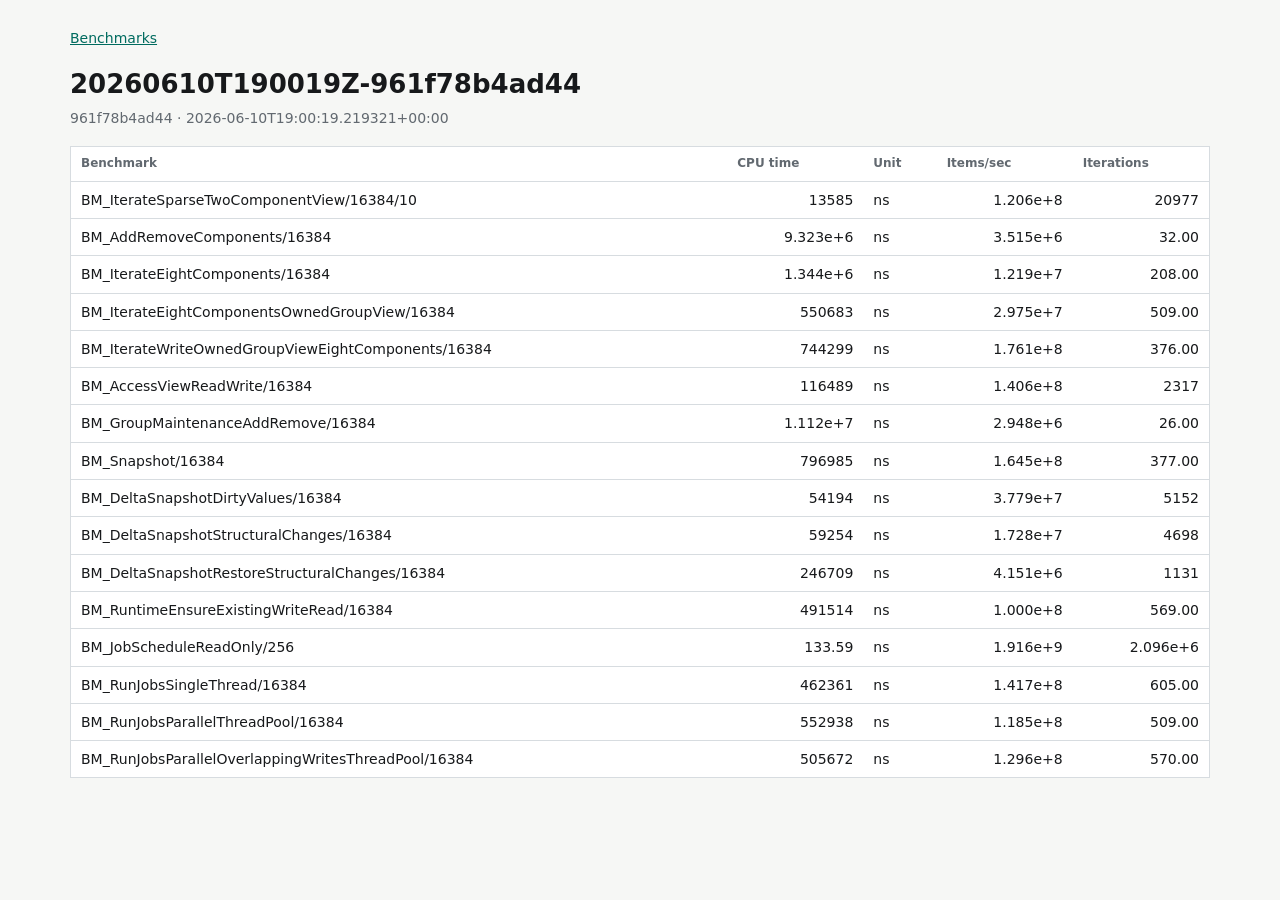
<file: benchmarks/runs/20260610T190019Z-961f78b4ad44/index.html>
<!doctype html>
<html lang="en">
<head>
<meta charset="utf-8">
<meta name="viewport" content="width=device-width, initial-scale=1">
<title>20260610T190019Z-961f78b4ad44</title>
<style>
:root {
  color-scheme: light dark;
  --bg: #f6f7f5;
  --fg: #17191b;
  --muted: #626970;
  --panel: #ffffff;
  --line: #d7dce0;
  --accent: #006b5f;
}
@media (prefers-color-scheme: dark) {
  :root {
    --bg: #101214;
    --fg: #f1f3f4;
    --muted: #a5adb3;
    --panel: #181b1f;
    --line: #31363b;
    --accent: #2bb5a5;
  }
}
* { box-sizing: border-box; }
body {
  margin: 0;
  background: var(--bg);
  color: var(--fg);
  font: 14px/1.45 system-ui, -apple-system, BlinkMacSystemFont, "Segoe UI", sans-serif;
}
main { max-width: 1180px; margin: 0 auto; padding: 28px 20px 56px; }
h1 { font-size: 26px; margin: 0 0 4px; letter-spacing: 0; }
p { margin: 0 0 18px; color: var(--muted); }
table {
  width: 100%;
  border-collapse: collapse;
  background: var(--panel);
  border: 1px solid var(--line);
}
th, td {
  padding: 8px 10px;
  border-bottom: 1px solid var(--line);
  text-align: left;
  vertical-align: top;
}
th { font-size: 12px; color: var(--muted); font-weight: 650; }
td.num { text-align: right; font-variant-numeric: tabular-nums; }
a { color: var(--accent); }
</style>
</head>
<body>
<main>
<p><a href="../..">Benchmarks</a></p>
<h1>20260610T190019Z-961f78b4ad44</h1>
<p>961f78b4ad44 &middot; 2026-06-10T19:00:19.219321+00:00</p>
<div id="cpu"></div>
</main>
<script>
function html(value) {
  return String(value).replace(/[&<>"']/g, c => ({'&': '&amp;', '<': '&lt;', '>': '&gt;', '"': '&quot;', "'": '&#39;'}[c]));
}
function fmt(value) {
  if (value === null || value === undefined || Number.isNaN(Number(value))) return '';
  const number = Number(value);
  if (Math.abs(number) >= 1000000) return number.toExponential(3);
  if (Math.abs(number) >= 1000) return number.toFixed(0);
  if (Math.abs(number) >= 10) return number.toFixed(2);
  return number.toFixed(4);
}
fetch('result.json')
  .then(response => response.json())
  .then(result => {
    const rows = (result.cpu || []).map(bench =>
      `<tr><td>${html(bench.name)}</td><td class="num">${fmt(bench.cpu_time)}</td><td>${html(bench.time_unit || '')}</td><td class="num">${fmt(bench.items_per_second)}</td><td class="num">${fmt(bench.iterations)}</td></tr>`
    );
    document.getElementById('cpu').innerHTML = '<table><thead><tr><th>Benchmark</th><th>CPU time</th><th>Unit</th><th>Items/sec</th><th>Iterations</th></tr></thead><tbody>' + rows.join('') + '</tbody></table>';
  });
</script>
</body>
</html>
</file>
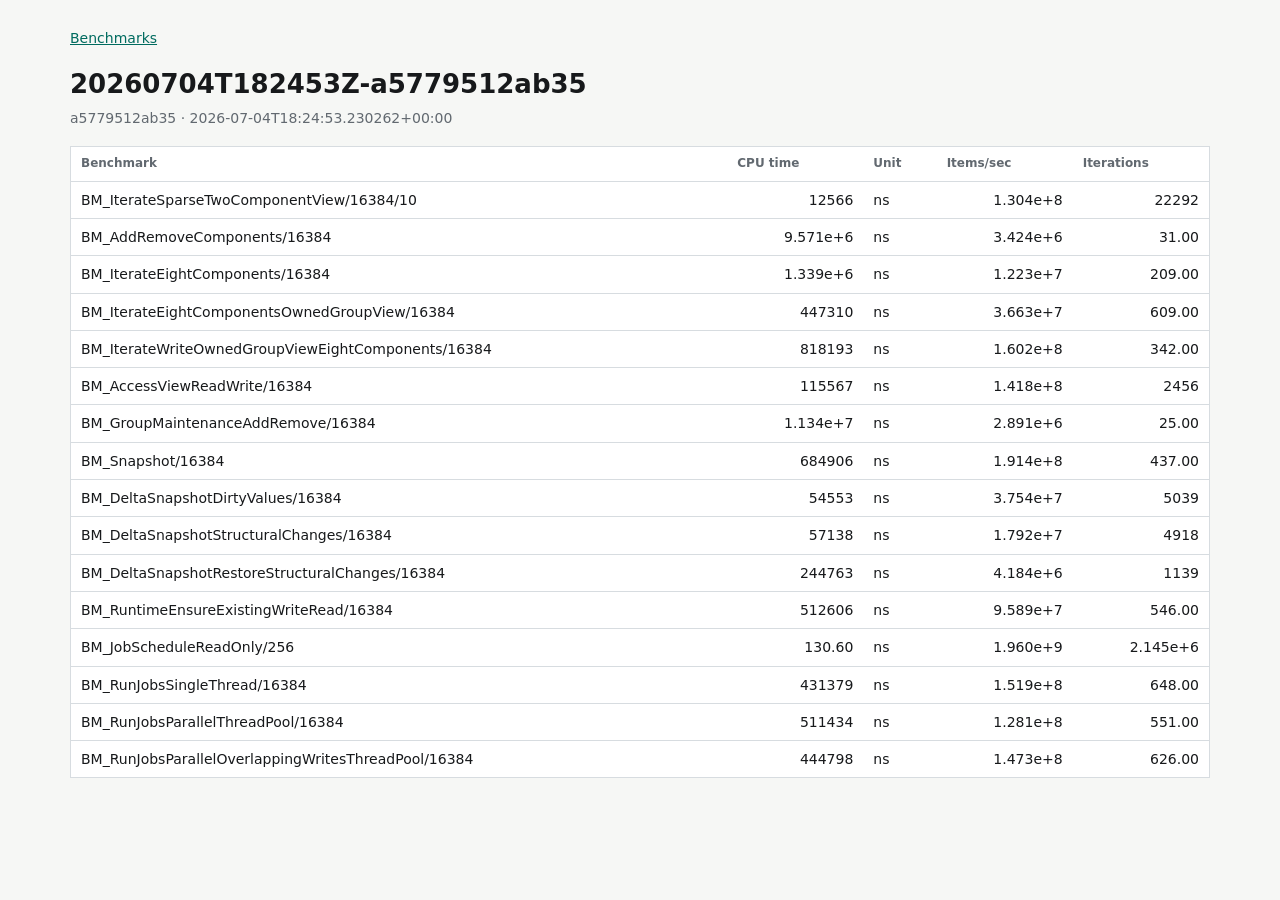
<file: benchmarks/runs/20260704T182453Z-a5779512ab35/index.html>
<!doctype html>
<html lang="en">
<head>
<meta charset="utf-8">
<meta name="viewport" content="width=device-width, initial-scale=1">
<title>20260704T182453Z-a5779512ab35</title>
<style>
:root {
  color-scheme: light dark;
  --bg: #f6f7f5;
  --fg: #17191b;
  --muted: #626970;
  --panel: #ffffff;
  --line: #d7dce0;
  --accent: #006b5f;
}
@media (prefers-color-scheme: dark) {
  :root {
    --bg: #101214;
    --fg: #f1f3f4;
    --muted: #a5adb3;
    --panel: #181b1f;
    --line: #31363b;
    --accent: #2bb5a5;
  }
}
* { box-sizing: border-box; }
body {
  margin: 0;
  background: var(--bg);
  color: var(--fg);
  font: 14px/1.45 system-ui, -apple-system, BlinkMacSystemFont, "Segoe UI", sans-serif;
}
main { max-width: 1180px; margin: 0 auto; padding: 28px 20px 56px; }
h1 { font-size: 26px; margin: 0 0 4px; letter-spacing: 0; }
p { margin: 0 0 18px; color: var(--muted); }
table {
  width: 100%;
  border-collapse: collapse;
  background: var(--panel);
  border: 1px solid var(--line);
}
th, td {
  padding: 8px 10px;
  border-bottom: 1px solid var(--line);
  text-align: left;
  vertical-align: top;
}
th { font-size: 12px; color: var(--muted); font-weight: 650; }
td.num { text-align: right; font-variant-numeric: tabular-nums; }
a { color: var(--accent); }
</style>
</head>
<body>
<main>
<p><a href="../..">Benchmarks</a></p>
<h1>20260704T182453Z-a5779512ab35</h1>
<p>a5779512ab35 &middot; 2026-07-04T18:24:53.230262+00:00</p>
<div id="cpu"></div>
</main>
<script>
function html(value) {
  return String(value).replace(/[&<>"']/g, c => ({'&': '&amp;', '<': '&lt;', '>': '&gt;', '"': '&quot;', "'": '&#39;'}[c]));
}
function fmt(value) {
  if (value === null || value === undefined || Number.isNaN(Number(value))) return '';
  const number = Number(value);
  if (Math.abs(number) >= 1000000) return number.toExponential(3);
  if (Math.abs(number) >= 1000) return number.toFixed(0);
  if (Math.abs(number) >= 10) return number.toFixed(2);
  return number.toFixed(4);
}
fetch('result.json')
  .then(response => response.json())
  .then(result => {
    const rows = (result.cpu || []).map(bench =>
      `<tr><td>${html(bench.name)}</td><td class="num">${fmt(bench.cpu_time)}</td><td>${html(bench.time_unit || '')}</td><td class="num">${fmt(bench.items_per_second)}</td><td class="num">${fmt(bench.iterations)}</td></tr>`
    );
    document.getElementById('cpu').innerHTML = '<table><thead><tr><th>Benchmark</th><th>CPU time</th><th>Unit</th><th>Items/sec</th><th>Iterations</th></tr></thead><tbody>' + rows.join('') + '</tbody></table>';
  });
</script>
</body>
</html>
</file>
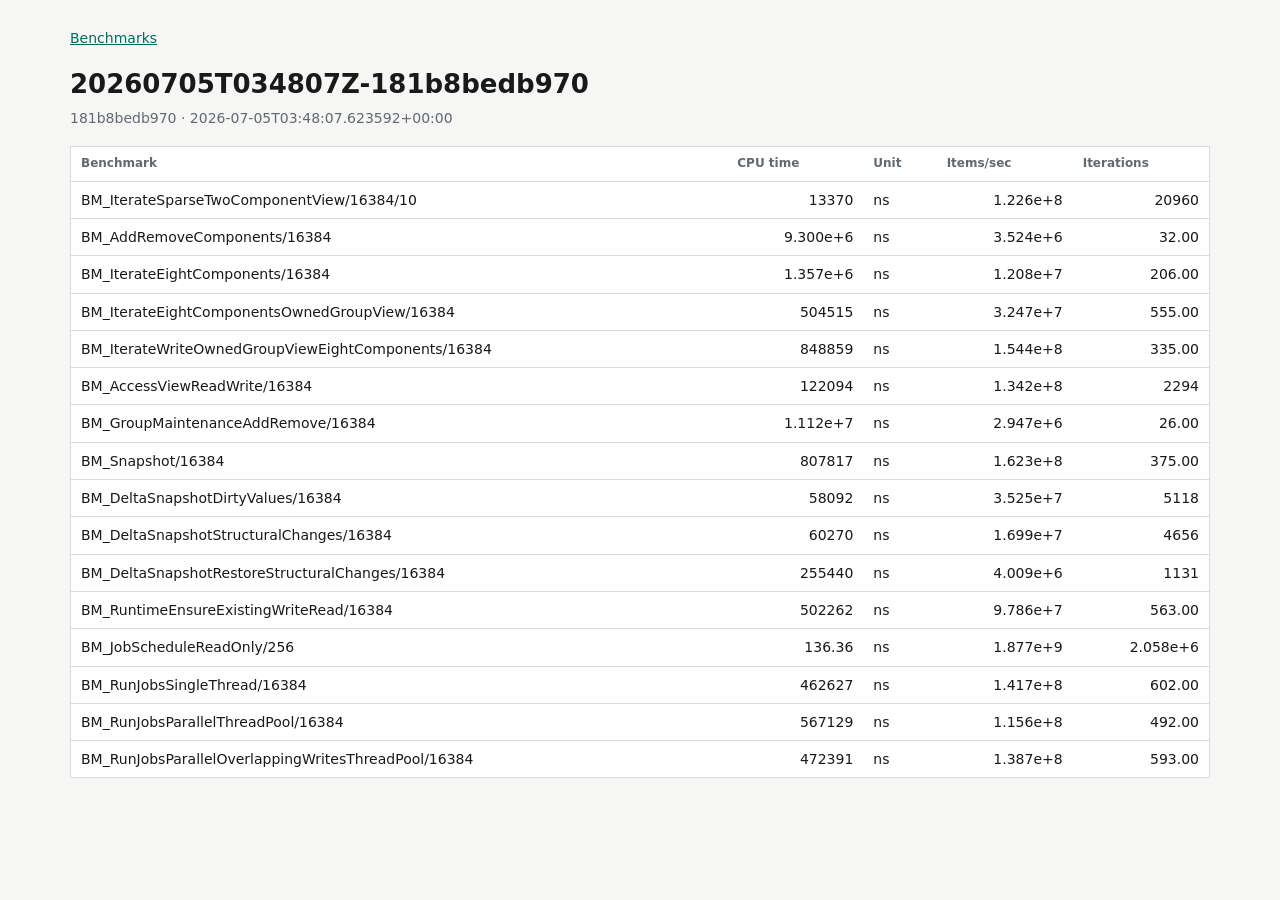
<file: benchmarks/runs/20260705T034807Z-181b8bedb970/index.html>
<!doctype html>
<html lang="en">
<head>
<meta charset="utf-8">
<meta name="viewport" content="width=device-width, initial-scale=1">
<title>20260705T034807Z-181b8bedb970</title>
<style>
:root {
  color-scheme: light dark;
  --bg: #f6f7f5;
  --fg: #17191b;
  --muted: #626970;
  --panel: #ffffff;
  --line: #d7dce0;
  --accent: #006b5f;
}
@media (prefers-color-scheme: dark) {
  :root {
    --bg: #101214;
    --fg: #f1f3f4;
    --muted: #a5adb3;
    --panel: #181b1f;
    --line: #31363b;
    --accent: #2bb5a5;
  }
}
* { box-sizing: border-box; }
body {
  margin: 0;
  background: var(--bg);
  color: var(--fg);
  font: 14px/1.45 system-ui, -apple-system, BlinkMacSystemFont, "Segoe UI", sans-serif;
}
main { max-width: 1180px; margin: 0 auto; padding: 28px 20px 56px; }
h1 { font-size: 26px; margin: 0 0 4px; letter-spacing: 0; }
p { margin: 0 0 18px; color: var(--muted); }
table {
  width: 100%;
  border-collapse: collapse;
  background: var(--panel);
  border: 1px solid var(--line);
}
th, td {
  padding: 8px 10px;
  border-bottom: 1px solid var(--line);
  text-align: left;
  vertical-align: top;
}
th { font-size: 12px; color: var(--muted); font-weight: 650; }
td.num { text-align: right; font-variant-numeric: tabular-nums; }
a { color: var(--accent); }
</style>
</head>
<body>
<main>
<p><a href="../..">Benchmarks</a></p>
<h1>20260705T034807Z-181b8bedb970</h1>
<p>181b8bedb970 &middot; 2026-07-05T03:48:07.623592+00:00</p>
<div id="cpu"></div>
</main>
<script>
function html(value) {
  return String(value).replace(/[&<>"']/g, c => ({'&': '&amp;', '<': '&lt;', '>': '&gt;', '"': '&quot;', "'": '&#39;'}[c]));
}
function fmt(value) {
  if (value === null || value === undefined || Number.isNaN(Number(value))) return '';
  const number = Number(value);
  if (Math.abs(number) >= 1000000) return number.toExponential(3);
  if (Math.abs(number) >= 1000) return number.toFixed(0);
  if (Math.abs(number) >= 10) return number.toFixed(2);
  return number.toFixed(4);
}
fetch('result.json')
  .then(response => response.json())
  .then(result => {
    const rows = (result.cpu || []).map(bench =>
      `<tr><td>${html(bench.name)}</td><td class="num">${fmt(bench.cpu_time)}</td><td>${html(bench.time_unit || '')}</td><td class="num">${fmt(bench.items_per_second)}</td><td class="num">${fmt(bench.iterations)}</td></tr>`
    );
    document.getElementById('cpu').innerHTML = '<table><thead><tr><th>Benchmark</th><th>CPU time</th><th>Unit</th><th>Items/sec</th><th>Iterations</th></tr></thead><tbody>' + rows.join('') + '</tbody></table>';
  });
</script>
</body>
</html>
</file>
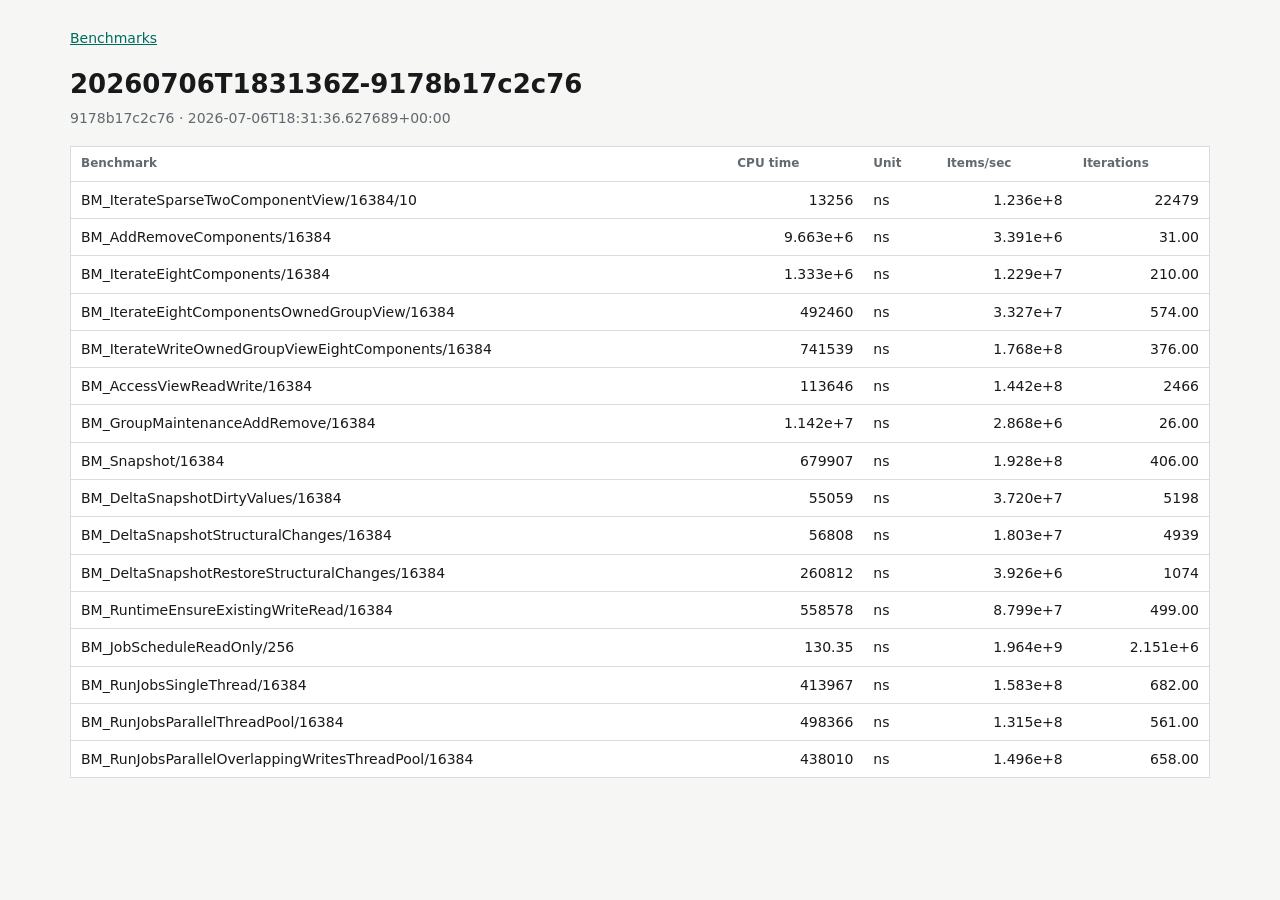
<file: benchmarks/runs/20260706T183136Z-9178b17c2c76/index.html>
<!doctype html>
<html lang="en">
<head>
<meta charset="utf-8">
<meta name="viewport" content="width=device-width, initial-scale=1">
<title>20260706T183136Z-9178b17c2c76</title>
<style>
:root {
  color-scheme: light dark;
  --bg: #f6f7f5;
  --fg: #17191b;
  --muted: #626970;
  --panel: #ffffff;
  --line: #d7dce0;
  --accent: #006b5f;
}
@media (prefers-color-scheme: dark) {
  :root {
    --bg: #101214;
    --fg: #f1f3f4;
    --muted: #a5adb3;
    --panel: #181b1f;
    --line: #31363b;
    --accent: #2bb5a5;
  }
}
* { box-sizing: border-box; }
body {
  margin: 0;
  background: var(--bg);
  color: var(--fg);
  font: 14px/1.45 system-ui, -apple-system, BlinkMacSystemFont, "Segoe UI", sans-serif;
}
main { max-width: 1180px; margin: 0 auto; padding: 28px 20px 56px; }
h1 { font-size: 26px; margin: 0 0 4px; letter-spacing: 0; }
p { margin: 0 0 18px; color: var(--muted); }
table {
  width: 100%;
  border-collapse: collapse;
  background: var(--panel);
  border: 1px solid var(--line);
}
th, td {
  padding: 8px 10px;
  border-bottom: 1px solid var(--line);
  text-align: left;
  vertical-align: top;
}
th { font-size: 12px; color: var(--muted); font-weight: 650; }
td.num { text-align: right; font-variant-numeric: tabular-nums; }
a { color: var(--accent); }
</style>
</head>
<body>
<main>
<p><a href="../..">Benchmarks</a></p>
<h1>20260706T183136Z-9178b17c2c76</h1>
<p>9178b17c2c76 &middot; 2026-07-06T18:31:36.627689+00:00</p>
<div id="cpu"></div>
</main>
<script>
function html(value) {
  return String(value).replace(/[&<>"']/g, c => ({'&': '&amp;', '<': '&lt;', '>': '&gt;', '"': '&quot;', "'": '&#39;'}[c]));
}
function fmt(value) {
  if (value === null || value === undefined || Number.isNaN(Number(value))) return '';
  const number = Number(value);
  if (Math.abs(number) >= 1000000) return number.toExponential(3);
  if (Math.abs(number) >= 1000) return number.toFixed(0);
  if (Math.abs(number) >= 10) return number.toFixed(2);
  return number.toFixed(4);
}
fetch('result.json')
  .then(response => response.json())
  .then(result => {
    const rows = (result.cpu || []).map(bench =>
      `<tr><td>${html(bench.name)}</td><td class="num">${fmt(bench.cpu_time)}</td><td>${html(bench.time_unit || '')}</td><td class="num">${fmt(bench.items_per_second)}</td><td class="num">${fmt(bench.iterations)}</td></tr>`
    );
    document.getElementById('cpu').innerHTML = '<table><thead><tr><th>Benchmark</th><th>CPU time</th><th>Unit</th><th>Items/sec</th><th>Iterations</th></tr></thead><tbody>' + rows.join('') + '</tbody></table>';
  });
</script>
</body>
</html>
</file>
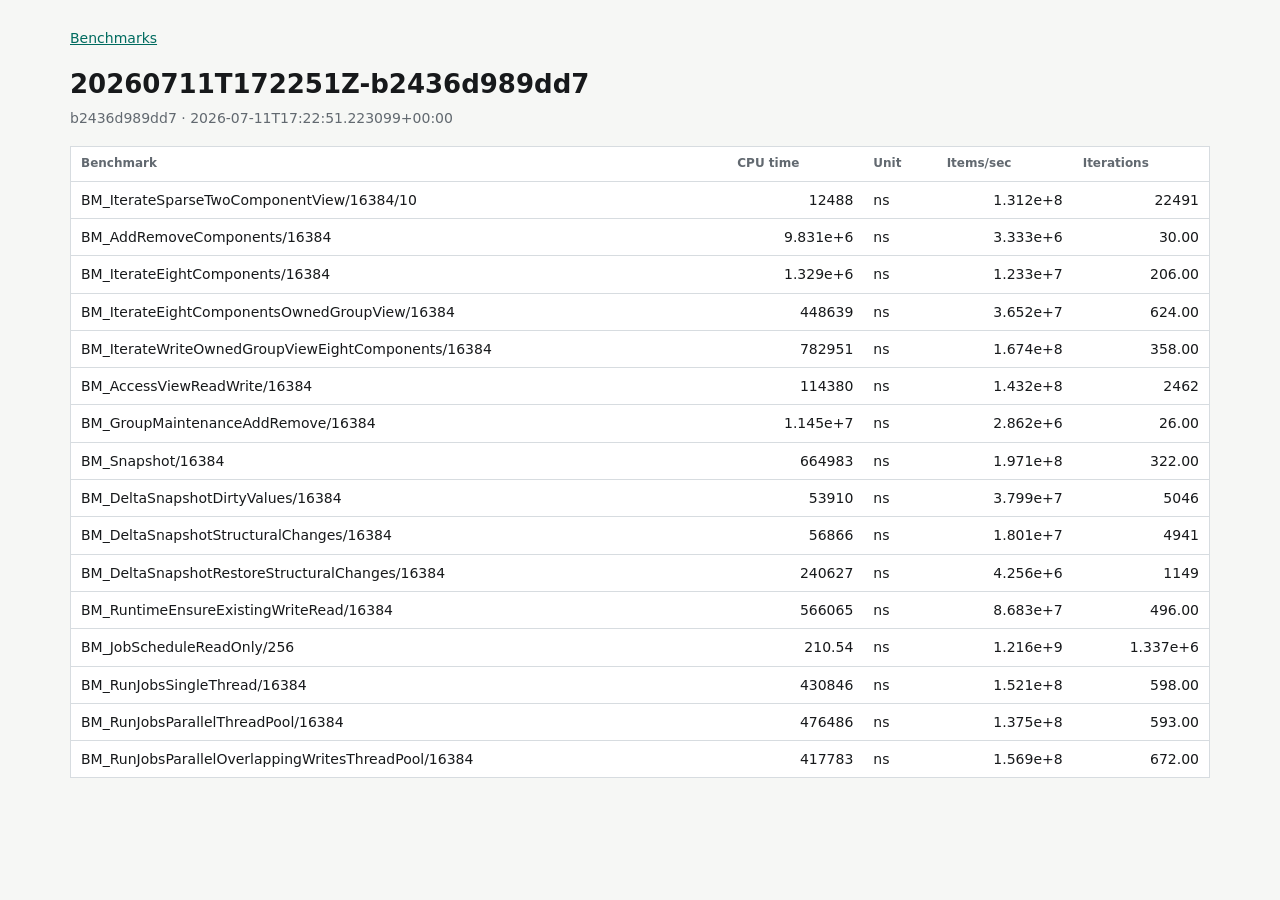
<file: benchmarks/runs/20260711T172251Z-b2436d989dd7/index.html>
<!doctype html>
<html lang="en">
<head>
<meta charset="utf-8">
<meta name="viewport" content="width=device-width, initial-scale=1">
<title>20260711T172251Z-b2436d989dd7</title>
<style>
:root {
  color-scheme: light dark;
  --bg: #f6f7f5;
  --fg: #17191b;
  --muted: #626970;
  --panel: #ffffff;
  --line: #d7dce0;
  --accent: #006b5f;
}
@media (prefers-color-scheme: dark) {
  :root {
    --bg: #101214;
    --fg: #f1f3f4;
    --muted: #a5adb3;
    --panel: #181b1f;
    --line: #31363b;
    --accent: #2bb5a5;
  }
}
* { box-sizing: border-box; }
body {
  margin: 0;
  background: var(--bg);
  color: var(--fg);
  font: 14px/1.45 system-ui, -apple-system, BlinkMacSystemFont, "Segoe UI", sans-serif;
}
main { max-width: 1180px; margin: 0 auto; padding: 28px 20px 56px; }
h1 { font-size: 26px; margin: 0 0 4px; letter-spacing: 0; }
p { margin: 0 0 18px; color: var(--muted); }
table {
  width: 100%;
  border-collapse: collapse;
  background: var(--panel);
  border: 1px solid var(--line);
}
th, td {
  padding: 8px 10px;
  border-bottom: 1px solid var(--line);
  text-align: left;
  vertical-align: top;
}
th { font-size: 12px; color: var(--muted); font-weight: 650; }
td.num { text-align: right; font-variant-numeric: tabular-nums; }
a { color: var(--accent); }
</style>
</head>
<body>
<main>
<p><a href="../..">Benchmarks</a></p>
<h1>20260711T172251Z-b2436d989dd7</h1>
<p>b2436d989dd7 &middot; 2026-07-11T17:22:51.223099+00:00</p>
<div id="cpu"></div>
</main>
<script>
function html(value) {
  return String(value).replace(/[&<>"']/g, c => ({'&': '&amp;', '<': '&lt;', '>': '&gt;', '"': '&quot;', "'": '&#39;'}[c]));
}
function fmt(value) {
  if (value === null || value === undefined || Number.isNaN(Number(value))) return '';
  const number = Number(value);
  if (Math.abs(number) >= 1000000) return number.toExponential(3);
  if (Math.abs(number) >= 1000) return number.toFixed(0);
  if (Math.abs(number) >= 10) return number.toFixed(2);
  return number.toFixed(4);
}
fetch('result.json')
  .then(response => response.json())
  .then(result => {
    const rows = (result.cpu || []).map(bench =>
      `<tr><td>${html(bench.name)}</td><td class="num">${fmt(bench.cpu_time)}</td><td>${html(bench.time_unit || '')}</td><td class="num">${fmt(bench.items_per_second)}</td><td class="num">${fmt(bench.iterations)}</td></tr>`
    );
    document.getElementById('cpu').innerHTML = '<table><thead><tr><th>Benchmark</th><th>CPU time</th><th>Unit</th><th>Items/sec</th><th>Iterations</th></tr></thead><tbody>' + rows.join('') + '</tbody></table>';
  });
</script>
</body>
</html>
</file>
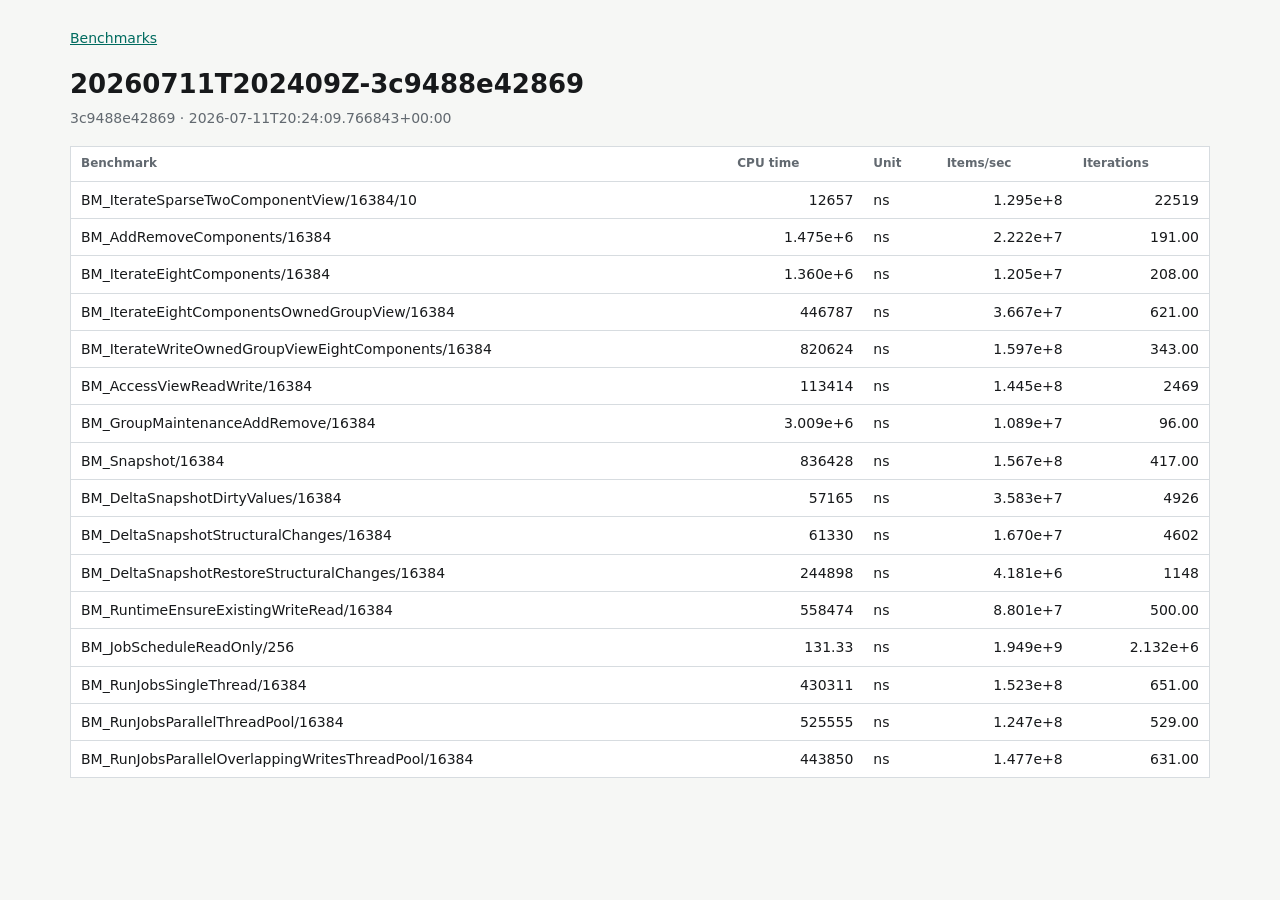
<file: benchmarks/runs/20260711T202409Z-3c9488e42869/index.html>
<!doctype html>
<html lang="en">
<head>
<meta charset="utf-8">
<meta name="viewport" content="width=device-width, initial-scale=1">
<title>20260711T202409Z-3c9488e42869</title>
<style>
:root {
  color-scheme: light dark;
  --bg: #f6f7f5;
  --fg: #17191b;
  --muted: #626970;
  --panel: #ffffff;
  --line: #d7dce0;
  --accent: #006b5f;
}
@media (prefers-color-scheme: dark) {
  :root {
    --bg: #101214;
    --fg: #f1f3f4;
    --muted: #a5adb3;
    --panel: #181b1f;
    --line: #31363b;
    --accent: #2bb5a5;
  }
}
* { box-sizing: border-box; }
body {
  margin: 0;
  background: var(--bg);
  color: var(--fg);
  font: 14px/1.45 system-ui, -apple-system, BlinkMacSystemFont, "Segoe UI", sans-serif;
}
main { max-width: 1180px; margin: 0 auto; padding: 28px 20px 56px; }
h1 { font-size: 26px; margin: 0 0 4px; letter-spacing: 0; }
p { margin: 0 0 18px; color: var(--muted); }
table {
  width: 100%;
  border-collapse: collapse;
  background: var(--panel);
  border: 1px solid var(--line);
}
th, td {
  padding: 8px 10px;
  border-bottom: 1px solid var(--line);
  text-align: left;
  vertical-align: top;
}
th { font-size: 12px; color: var(--muted); font-weight: 650; }
td.num { text-align: right; font-variant-numeric: tabular-nums; }
a { color: var(--accent); }
</style>
</head>
<body>
<main>
<p><a href="../..">Benchmarks</a></p>
<h1>20260711T202409Z-3c9488e42869</h1>
<p>3c9488e42869 &middot; 2026-07-11T20:24:09.766843+00:00</p>
<div id="cpu"></div>
</main>
<script>
function html(value) {
  return String(value).replace(/[&<>"']/g, c => ({'&': '&amp;', '<': '&lt;', '>': '&gt;', '"': '&quot;', "'": '&#39;'}[c]));
}
function fmt(value) {
  if (value === null || value === undefined || Number.isNaN(Number(value))) return '';
  const number = Number(value);
  if (Math.abs(number) >= 1000000) return number.toExponential(3);
  if (Math.abs(number) >= 1000) return number.toFixed(0);
  if (Math.abs(number) >= 10) return number.toFixed(2);
  return number.toFixed(4);
}
fetch('result.json')
  .then(response => response.json())
  .then(result => {
    const rows = (result.cpu || []).map(bench =>
      `<tr><td>${html(bench.name)}</td><td class="num">${fmt(bench.cpu_time)}</td><td>${html(bench.time_unit || '')}</td><td class="num">${fmt(bench.items_per_second)}</td><td class="num">${fmt(bench.iterations)}</td></tr>`
    );
    document.getElementById('cpu').innerHTML = '<table><thead><tr><th>Benchmark</th><th>CPU time</th><th>Unit</th><th>Items/sec</th><th>Iterations</th></tr></thead><tbody>' + rows.join('') + '</tbody></table>';
  });
</script>
</body>
</html>
</file>
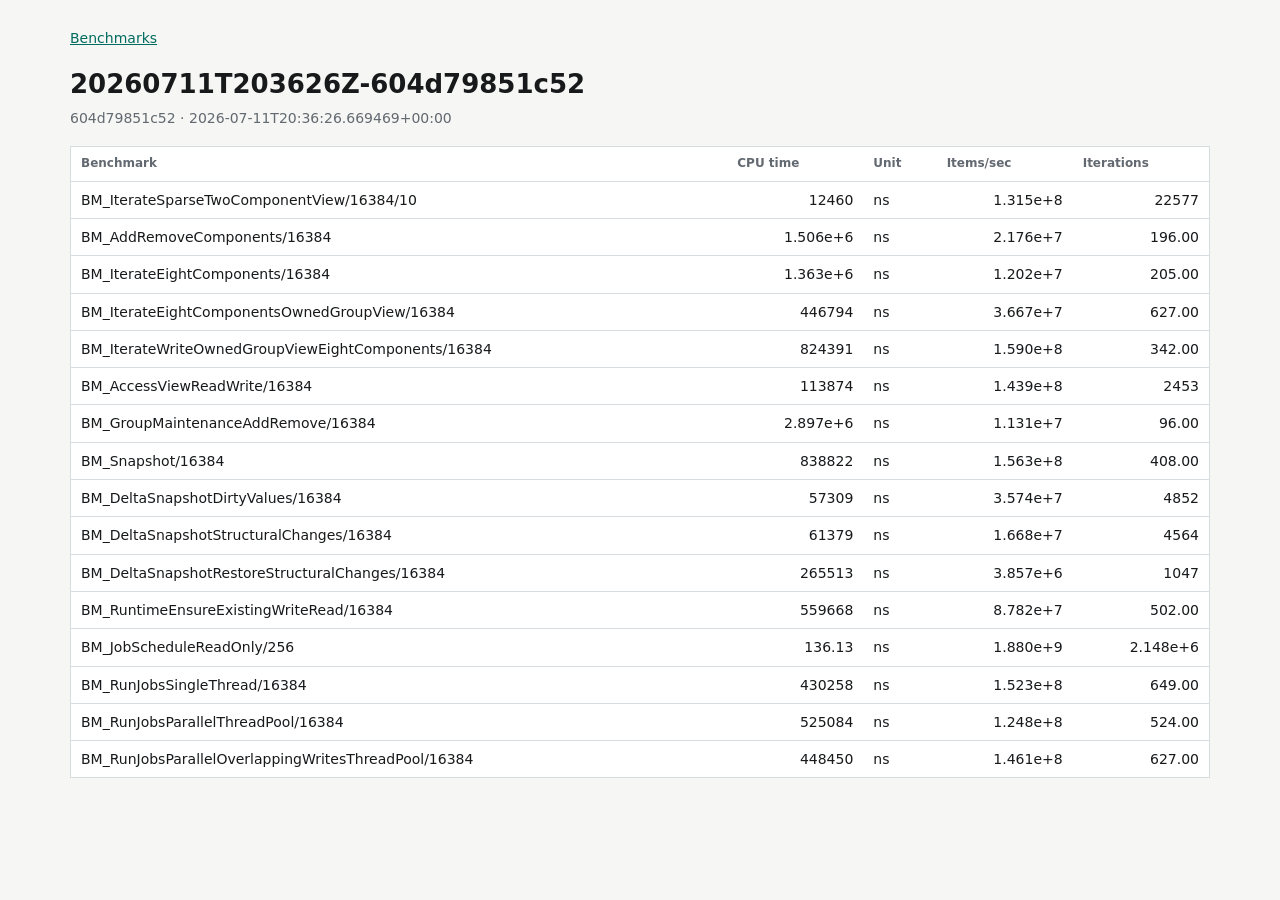
<file: benchmarks/runs/20260711T203626Z-604d79851c52/index.html>
<!doctype html>
<html lang="en">
<head>
<meta charset="utf-8">
<meta name="viewport" content="width=device-width, initial-scale=1">
<title>20260711T203626Z-604d79851c52</title>
<style>
:root {
  color-scheme: light dark;
  --bg: #f6f7f5;
  --fg: #17191b;
  --muted: #626970;
  --panel: #ffffff;
  --line: #d7dce0;
  --accent: #006b5f;
}
@media (prefers-color-scheme: dark) {
  :root {
    --bg: #101214;
    --fg: #f1f3f4;
    --muted: #a5adb3;
    --panel: #181b1f;
    --line: #31363b;
    --accent: #2bb5a5;
  }
}
* { box-sizing: border-box; }
body {
  margin: 0;
  background: var(--bg);
  color: var(--fg);
  font: 14px/1.45 system-ui, -apple-system, BlinkMacSystemFont, "Segoe UI", sans-serif;
}
main { max-width: 1180px; margin: 0 auto; padding: 28px 20px 56px; }
h1 { font-size: 26px; margin: 0 0 4px; letter-spacing: 0; }
p { margin: 0 0 18px; color: var(--muted); }
table {
  width: 100%;
  border-collapse: collapse;
  background: var(--panel);
  border: 1px solid var(--line);
}
th, td {
  padding: 8px 10px;
  border-bottom: 1px solid var(--line);
  text-align: left;
  vertical-align: top;
}
th { font-size: 12px; color: var(--muted); font-weight: 650; }
td.num { text-align: right; font-variant-numeric: tabular-nums; }
a { color: var(--accent); }
</style>
</head>
<body>
<main>
<p><a href="../..">Benchmarks</a></p>
<h1>20260711T203626Z-604d79851c52</h1>
<p>604d79851c52 &middot; 2026-07-11T20:36:26.669469+00:00</p>
<div id="cpu"></div>
</main>
<script>
function html(value) {
  return String(value).replace(/[&<>"']/g, c => ({'&': '&amp;', '<': '&lt;', '>': '&gt;', '"': '&quot;', "'": '&#39;'}[c]));
}
function fmt(value) {
  if (value === null || value === undefined || Number.isNaN(Number(value))) return '';
  const number = Number(value);
  if (Math.abs(number) >= 1000000) return number.toExponential(3);
  if (Math.abs(number) >= 1000) return number.toFixed(0);
  if (Math.abs(number) >= 10) return number.toFixed(2);
  return number.toFixed(4);
}
fetch('result.json')
  .then(response => response.json())
  .then(result => {
    const rows = (result.cpu || []).map(bench =>
      `<tr><td>${html(bench.name)}</td><td class="num">${fmt(bench.cpu_time)}</td><td>${html(bench.time_unit || '')}</td><td class="num">${fmt(bench.items_per_second)}</td><td class="num">${fmt(bench.iterations)}</td></tr>`
    );
    document.getElementById('cpu').innerHTML = '<table><thead><tr><th>Benchmark</th><th>CPU time</th><th>Unit</th><th>Items/sec</th><th>Iterations</th></tr></thead><tbody>' + rows.join('') + '</tbody></table>';
  });
</script>
</body>
</html>
</file>
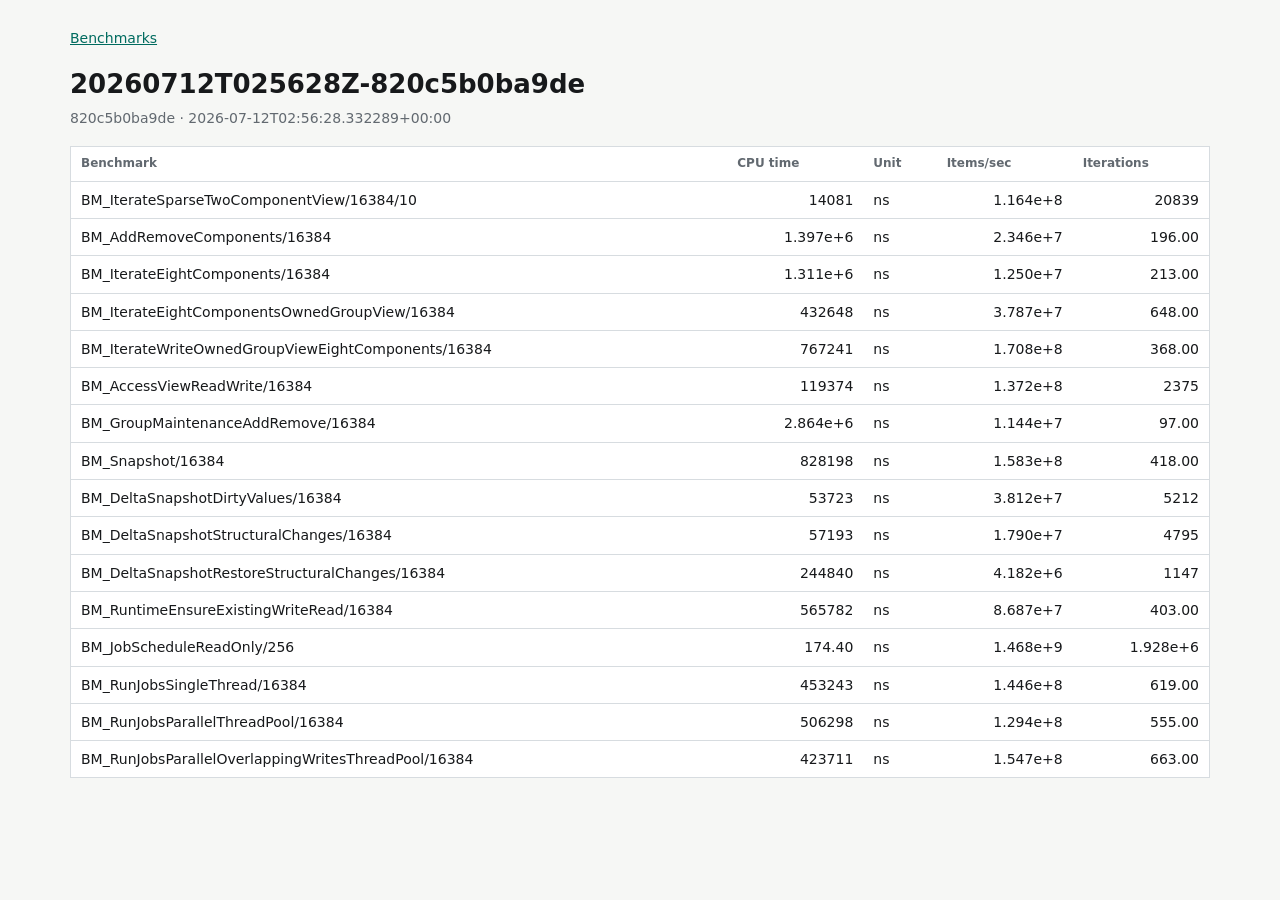
<file: benchmarks/runs/20260712T025628Z-820c5b0ba9de/index.html>
<!doctype html>
<html lang="en">
<head>
<meta charset="utf-8">
<meta name="viewport" content="width=device-width, initial-scale=1">
<title>20260712T025628Z-820c5b0ba9de</title>
<style>
:root {
  color-scheme: light dark;
  --bg: #f6f7f5;
  --fg: #17191b;
  --muted: #626970;
  --panel: #ffffff;
  --line: #d7dce0;
  --accent: #006b5f;
}
@media (prefers-color-scheme: dark) {
  :root {
    --bg: #101214;
    --fg: #f1f3f4;
    --muted: #a5adb3;
    --panel: #181b1f;
    --line: #31363b;
    --accent: #2bb5a5;
  }
}
* { box-sizing: border-box; }
body {
  margin: 0;
  background: var(--bg);
  color: var(--fg);
  font: 14px/1.45 system-ui, -apple-system, BlinkMacSystemFont, "Segoe UI", sans-serif;
}
main { max-width: 1180px; margin: 0 auto; padding: 28px 20px 56px; }
h1 { font-size: 26px; margin: 0 0 4px; letter-spacing: 0; }
p { margin: 0 0 18px; color: var(--muted); }
table {
  width: 100%;
  border-collapse: collapse;
  background: var(--panel);
  border: 1px solid var(--line);
}
th, td {
  padding: 8px 10px;
  border-bottom: 1px solid var(--line);
  text-align: left;
  vertical-align: top;
}
th { font-size: 12px; color: var(--muted); font-weight: 650; }
td.num { text-align: right; font-variant-numeric: tabular-nums; }
a { color: var(--accent); }
</style>
</head>
<body>
<main>
<p><a href="../..">Benchmarks</a></p>
<h1>20260712T025628Z-820c5b0ba9de</h1>
<p>820c5b0ba9de &middot; 2026-07-12T02:56:28.332289+00:00</p>
<div id="cpu"></div>
</main>
<script>
function html(value) {
  return String(value).replace(/[&<>"']/g, c => ({'&': '&amp;', '<': '&lt;', '>': '&gt;', '"': '&quot;', "'": '&#39;'}[c]));
}
function fmt(value) {
  if (value === null || value === undefined || Number.isNaN(Number(value))) return '';
  const number = Number(value);
  if (Math.abs(number) >= 1000000) return number.toExponential(3);
  if (Math.abs(number) >= 1000) return number.toFixed(0);
  if (Math.abs(number) >= 10) return number.toFixed(2);
  return number.toFixed(4);
}
fetch('result.json')
  .then(response => response.json())
  .then(result => {
    const rows = (result.cpu || []).map(bench =>
      `<tr><td>${html(bench.name)}</td><td class="num">${fmt(bench.cpu_time)}</td><td>${html(bench.time_unit || '')}</td><td class="num">${fmt(bench.items_per_second)}</td><td class="num">${fmt(bench.iterations)}</td></tr>`
    );
    document.getElementById('cpu').innerHTML = '<table><thead><tr><th>Benchmark</th><th>CPU time</th><th>Unit</th><th>Items/sec</th><th>Iterations</th></tr></thead><tbody>' + rows.join('') + '</tbody></table>';
  });
</script>
</body>
</html>
</file>
